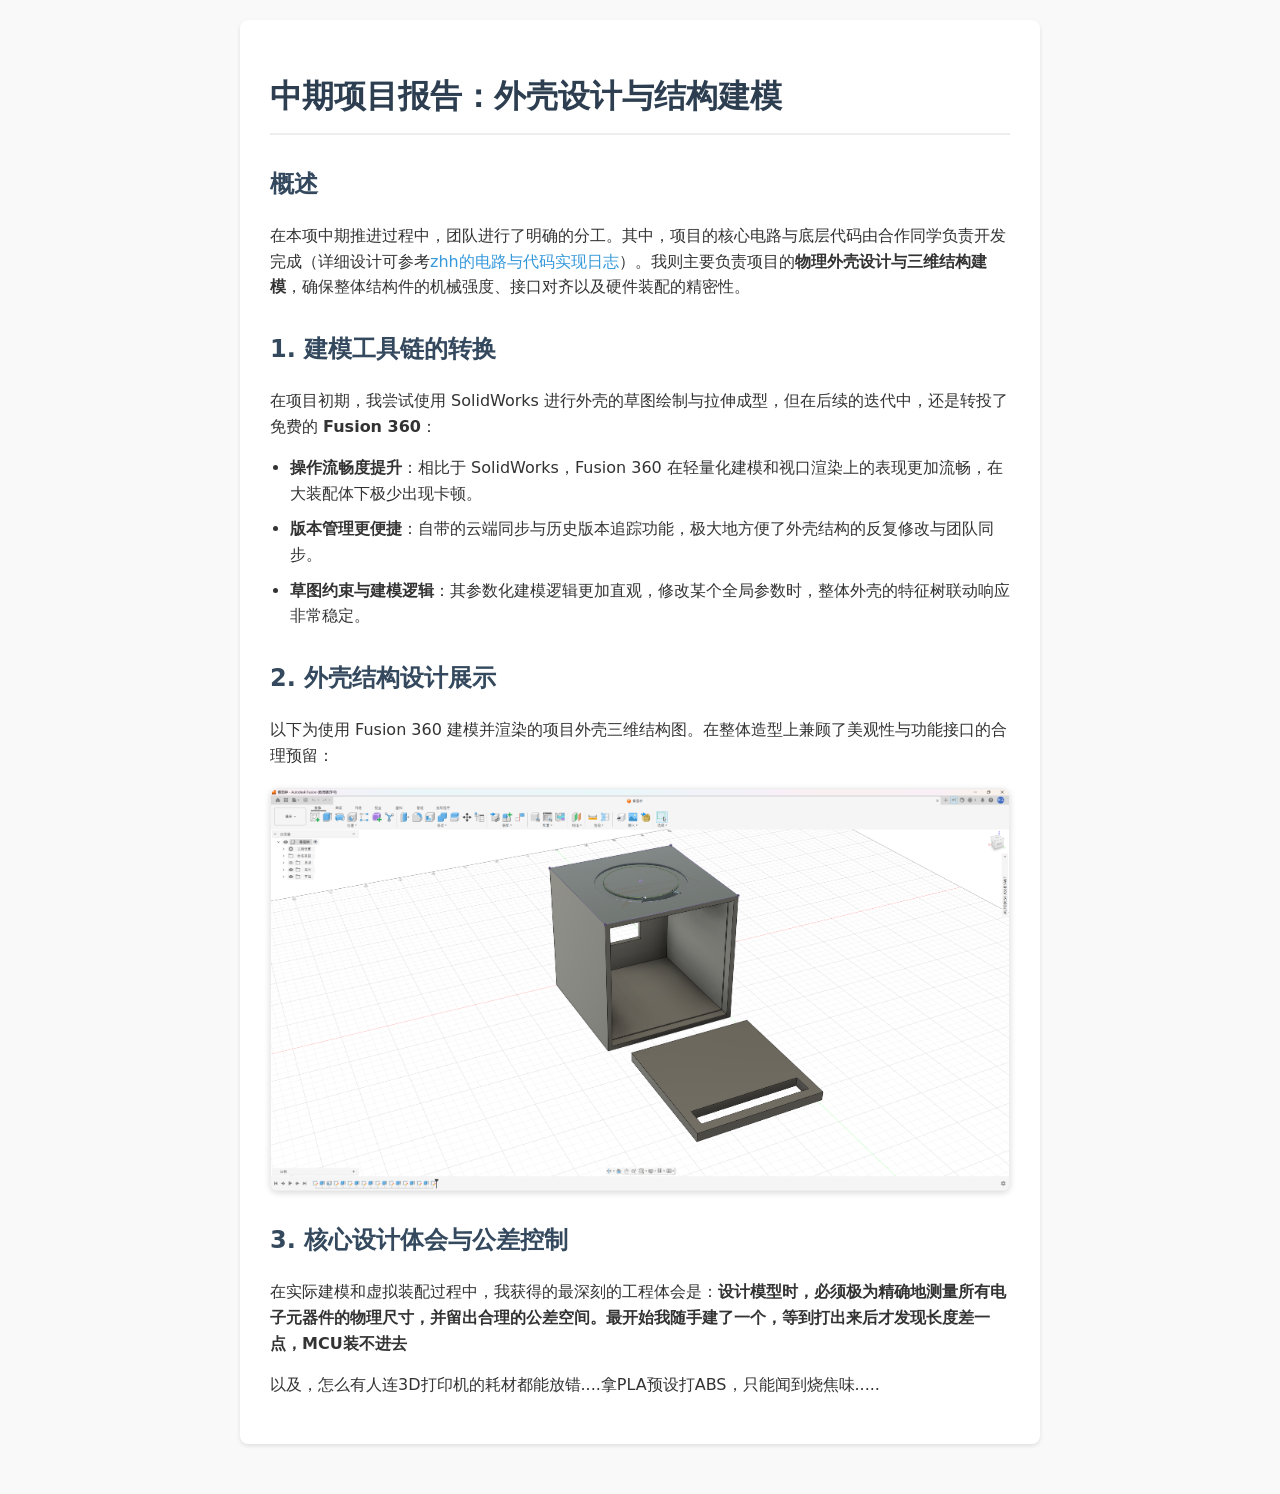
<file: content/middle.html>
<!DOCTYPE html>
<html lang="zh-CN">
<head>
    <meta charset="UTF-8">
    <meta name="viewport" content="width=device-width, initial-scale=1.0">
    <title>中期项目报告</title>
    <style>
        body {
            font-family: system-ui, -apple-system, sans-serif;
            line-height: 1.6;
            color: #333;
            max-width: 800px;
            margin: 0 auto;
            padding: 20px;
            background-color: #f9f9f9;
        }
        .container {
            background-color: #fff;
            padding: 30px;
            border-radius: 8px;
            box-shadow: 0 2px 4px rgba(0,0,0,0.1);
            margin-bottom: 30px;
        }
        h1 { color: #2c3e50; border-bottom: 2px solid #eee; padding-bottom: 10px; }
        h2 { color: #34495e; margin-top: 30px; }
        h3 { color: #556b2f; margin-top: 20px; }
        ul { padding-left: 20px; }
        li { margin-bottom: 10px; }
        code {
            background-color: #f0f2f5;
            padding: 2px 5px;
            border-radius: 4px;
            font-family: monospace;
            color: #d63384;
        }
        a { color: #3498db; text-decoration: none; }
        a:hover { text-decoration: underline; }
        .highlight {
            background-color: #e8f5e9;
            border-left: 4px solid #4caf50;
            padding: 15px;
            margin: 20px 0;
            border-radius: 0 4px 4px 0;
        }
        .tip {
            background-color: #fff3e0;
            border-left: 4px solid #ff9800;
            padding: 15px;
            margin: 15px 0;
            border-radius: 0 4px 4px 0;
        }
        .gallery {
            display: flex;
            flex-direction: column;
            gap: 20px;
            margin-top: 20px;
        }
        .gallery img {
            max-width: 100%;
            border-radius: 8px;
            box-shadow: 0 2px 6px rgba(0,0,0,0.15);
            border: 1px solid #eee;
        }
    </style>
</head>
<body>

<div class="container">
    <h1>中期项目报告：外壳设计与结构建模</h1>

    <section>
        <h2>概述</h2>
        <p>在本项中期推进过程中，团队进行了明确的分工。其中，项目的核心电路与底层代码由合作同学负责开发完成（详细设计可参考<a href="http://blog.evander.work/Logs/lesson-08.html" target="_blank">zhh的电路与代码实现日志</a>）。我则主要负责项目的<b>物理外壳设计与三维结构建模</b>，确保整体结构件的机械强度、接口对齐以及硬件装配的精密性。</p>
    </section>

    <section>
        <h2>1. 建模工具链的转换</h2>
        <p>在项目初期，我尝试使用 SolidWorks 进行外壳的草图绘制与拉伸成型，但在后续的迭代中，还是转投了免费的 <b>Fusion 360</b>：</p>
        <ul>
            <li><strong>操作流畅度提升</strong>：相比于 SolidWorks，Fusion 360 在轻量化建模和视口渲染上的表现更加流畅，在大装配体下极少出现卡顿。</li>
            <li><strong>版本管理更便捷</strong>：自带的云端同步与历史版本追踪功能，极大地方便了外壳结构的反复修改与团队同步。</li>
            <li><strong>草图约束与建模逻辑</strong>：其参数化建模逻辑更加直观，修改某个全局参数时，整体外壳的特征树联动响应非常稳定。</li>
        </ul>
    </section>

    <section>
        <h2>2. 外壳结构设计展示</h2>
        <p>以下为使用 Fusion 360 建模并渲染的项目外壳三维结构图。在整体造型上兼顾了美观性与功能接口的合理预留：</p>
        
        <div class="gallery">
            <img src="../image/屏幕截图 2026-05-31 184241.png" alt="设计的外壳 3D 渲染图">
        </div>
    </section>

    <section>
        <h2>3. 核心设计体会与公差控制</h2>
        <p>在实际建模和虚拟装配过程中，我获得的最深刻的工程体会是：<b>设计模型时，必须极为精确地测量所有电子元器件的物理尺寸，并留出合理的公差空间。最开始我随手建了一个，等到打出来后才发现长度差一点，MCU装不进去</b></p>
        <p>以及，怎么有人连3D打印机的耗材都能放错....拿PLA预设打ABS，只能闻到烧焦味.....</p>
    </section>
</div>

</body>
</html>
</file>
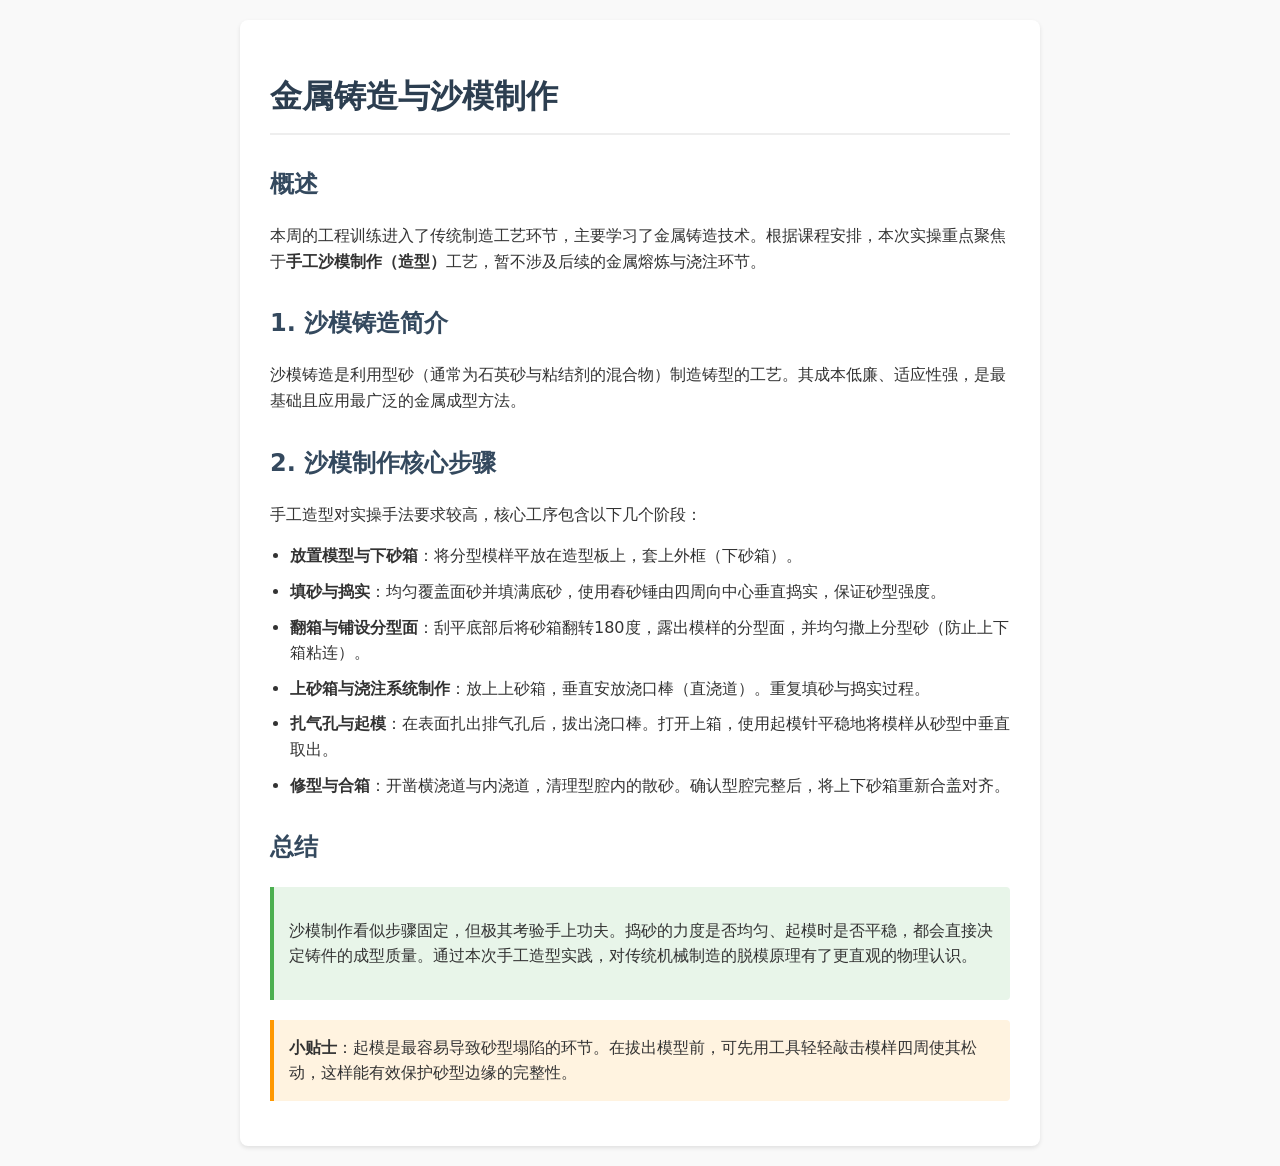
<file: content/mojv.html>
<!DOCTYPE html>
<html lang="zh-CN">
<head>
    <meta charset="UTF-8">
    <meta name="viewport" content="width=device-width, initial-scale=1.0">
    <title>金属铸造与沙模制作</title>
    <style>
        body {
            font-family: system-ui, -apple-system, sans-serif;
            line-height: 1.6;
            color: #333;
            max-width: 800px;
            margin: 0 auto;
            padding: 20px;
            background-color: #f9f9f9;
        }
        .container {
            background-color: #fff;
            padding: 30px;
            border-radius: 8px;
            box-shadow: 0 2px 4px rgba(0,0,0,0.1);
        }
        h1 { color: #2c3e50; border-bottom: 2px solid #eee; padding-bottom: 10px; }
        h2 { color: #34495e; margin-top: 30px; }
        h3 { color: #556b2f; margin-top: 20px; }
        ul { padding-left: 20px; }
        li { margin-bottom: 10px; }
        code {
            background-color: #f0f2f5;
            padding: 2px 5px;
            border-radius: 4px;
            font-family: monospace;
            color: #d63384;
        }
        .highlight {
            background-color: #e8f5e9;
            border-left: 4px solid #4caf50;
            padding: 15px;
            margin: 20px 0;
            border-radius: 0 4px 4px 0;
        }
        .tip {
            background-color: #fff3e0;
            border-left: 4px solid #ff9800;
            padding: 15px;
            margin: 15px 0;
            border-radius: 0 4px 4px 0;
        }
    </style>
</head>
<body>

<div class="container">
    <h1>金属铸造与沙模制作</h1>

    <section>
        <h2>概述</h2>
        <p>本周的工程训练进入了传统制造工艺环节，主要学习了金属铸造技术。根据课程安排，本次实操重点聚焦于<b>手工沙模制作（造型）</b>工艺，暂不涉及后续的金属熔炼与浇注环节。</p>
    </section>

    <section>
        <h2>1. 沙模铸造简介</h2>
        <p>沙模铸造是利用型砂（通常为石英砂与粘结剂的混合物）制造铸型的工艺。其成本低廉、适应性强，是最基础且应用最广泛的金属成型方法。</p>
    </section>

    <section>
        <h2>2. 沙模制作核心步骤</h2>
        <p>手工造型对实操手法要求较高，核心工序包含以下几个阶段：</p>
        <ul>
            <li><strong>放置模型与下砂箱</strong>：将分型模样平放在造型板上，套上外框（下砂箱）。</li>
            <li><strong>填砂与捣实</strong>：均匀覆盖面砂并填满底砂，使用舂砂锤由四周向中心垂直捣实，保证砂型强度。</li>
            <li><strong>翻箱与铺设分型面</strong>：刮平底部后将砂箱翻转180度，露出模样的分型面，并均匀撒上分型砂（防止上下箱粘连）。</li>
            <li><strong>上砂箱与浇注系统制作</strong>：放上上砂箱，垂直安放浇口棒（直浇道）。重复填砂与捣实过程。</li>
            <li><strong>扎气孔与起模</strong>：在表面扎出排气孔后，拔出浇口棒。打开上箱，使用起模针平稳地将模样从砂型中垂直取出。</li>
            <li><strong>修型与合箱</strong>：开凿横浇道与内浇道，清理型腔内的散砂。确认型腔完整后，将上下砂箱重新合盖对齐。</li>
        </ul>
    </section>

    <section>
        <h2>总结</h2>
        <div class="highlight">
            <p>沙模制作看似步骤固定，但极其考验手上功夫。捣砂的力度是否均匀、起模时是否平稳，都会直接决定铸件的成型质量。通过本次手工造型实践，对传统机械制造的脱模原理有了更直观的物理认识。</p>
        </div>
        <div class="tip">
            <strong>小贴士</strong>：起模是最容易导致砂型塌陷的环节。在拔出模型前，可先用工具轻轻敲击模样四周使其松动，这样能有效保护砂型边缘的完整性。
        </div>
    </section>
</div>

</body>
</html>
</file>
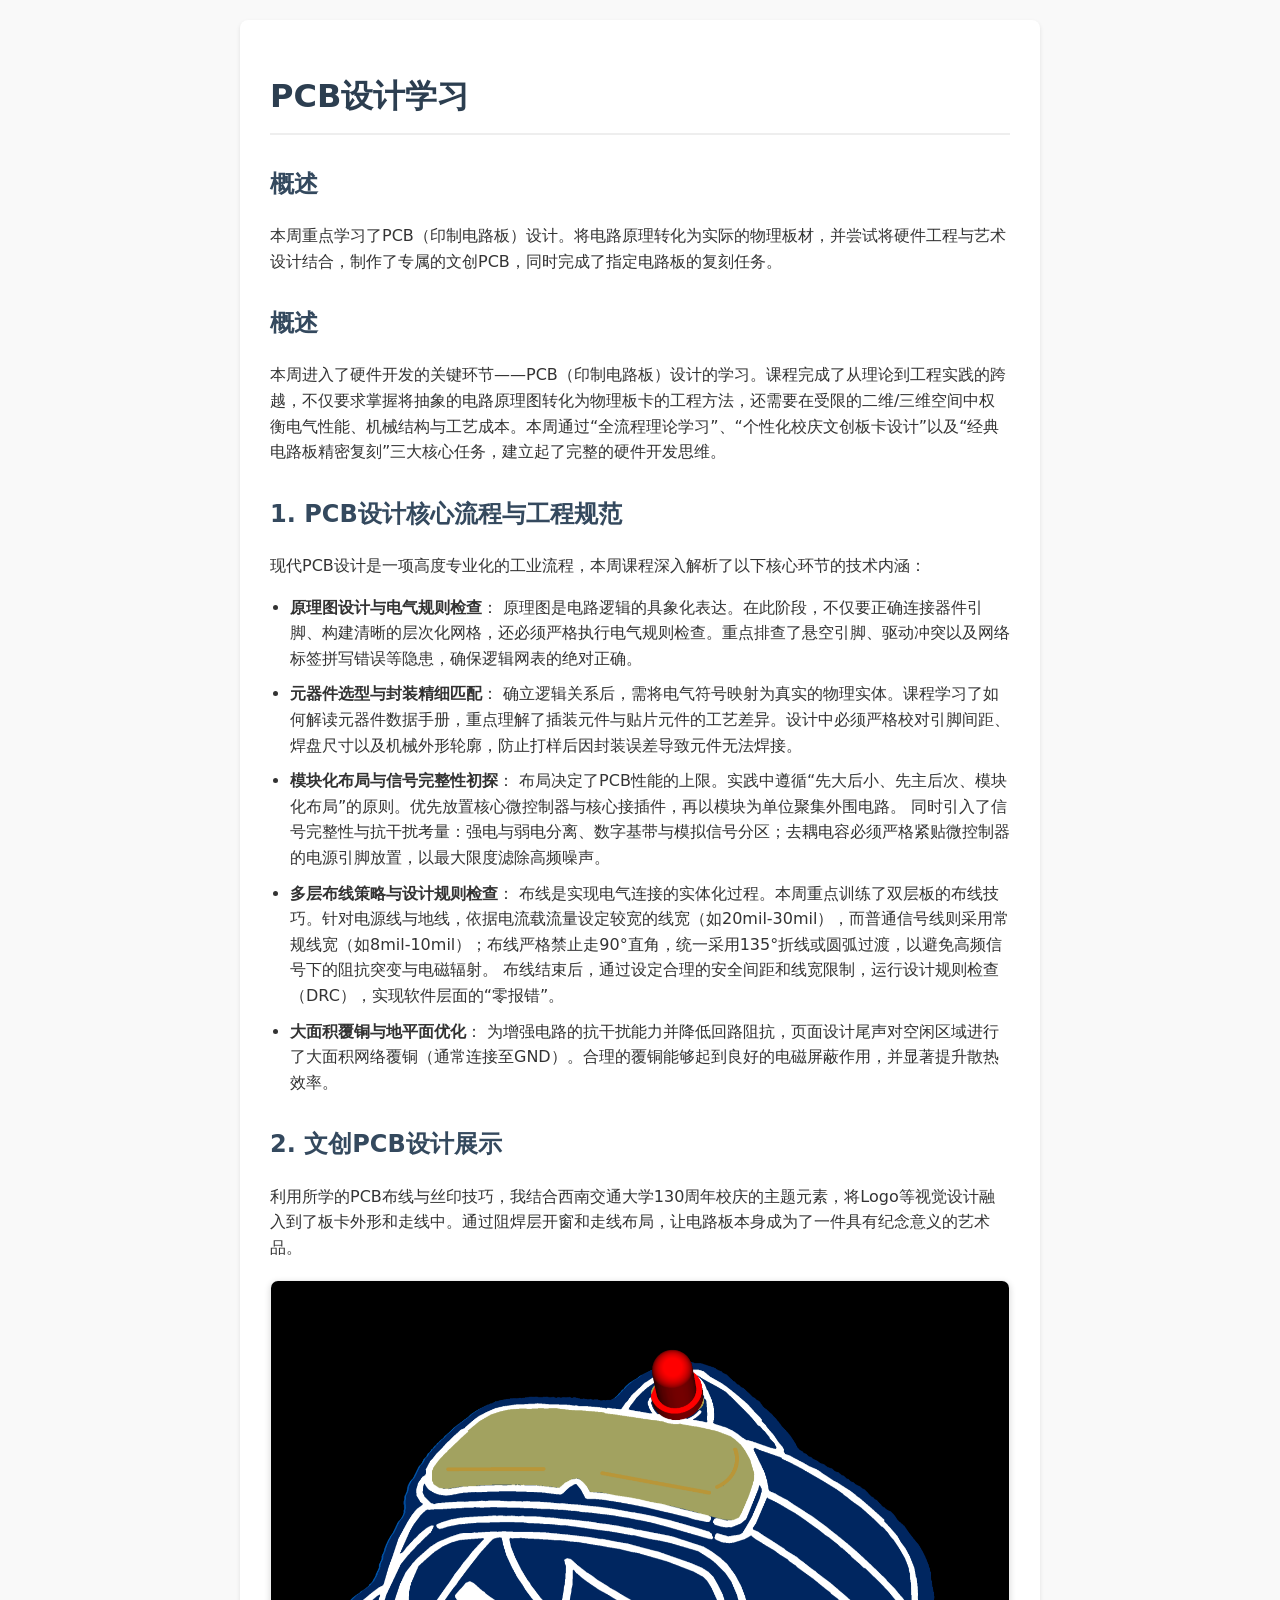
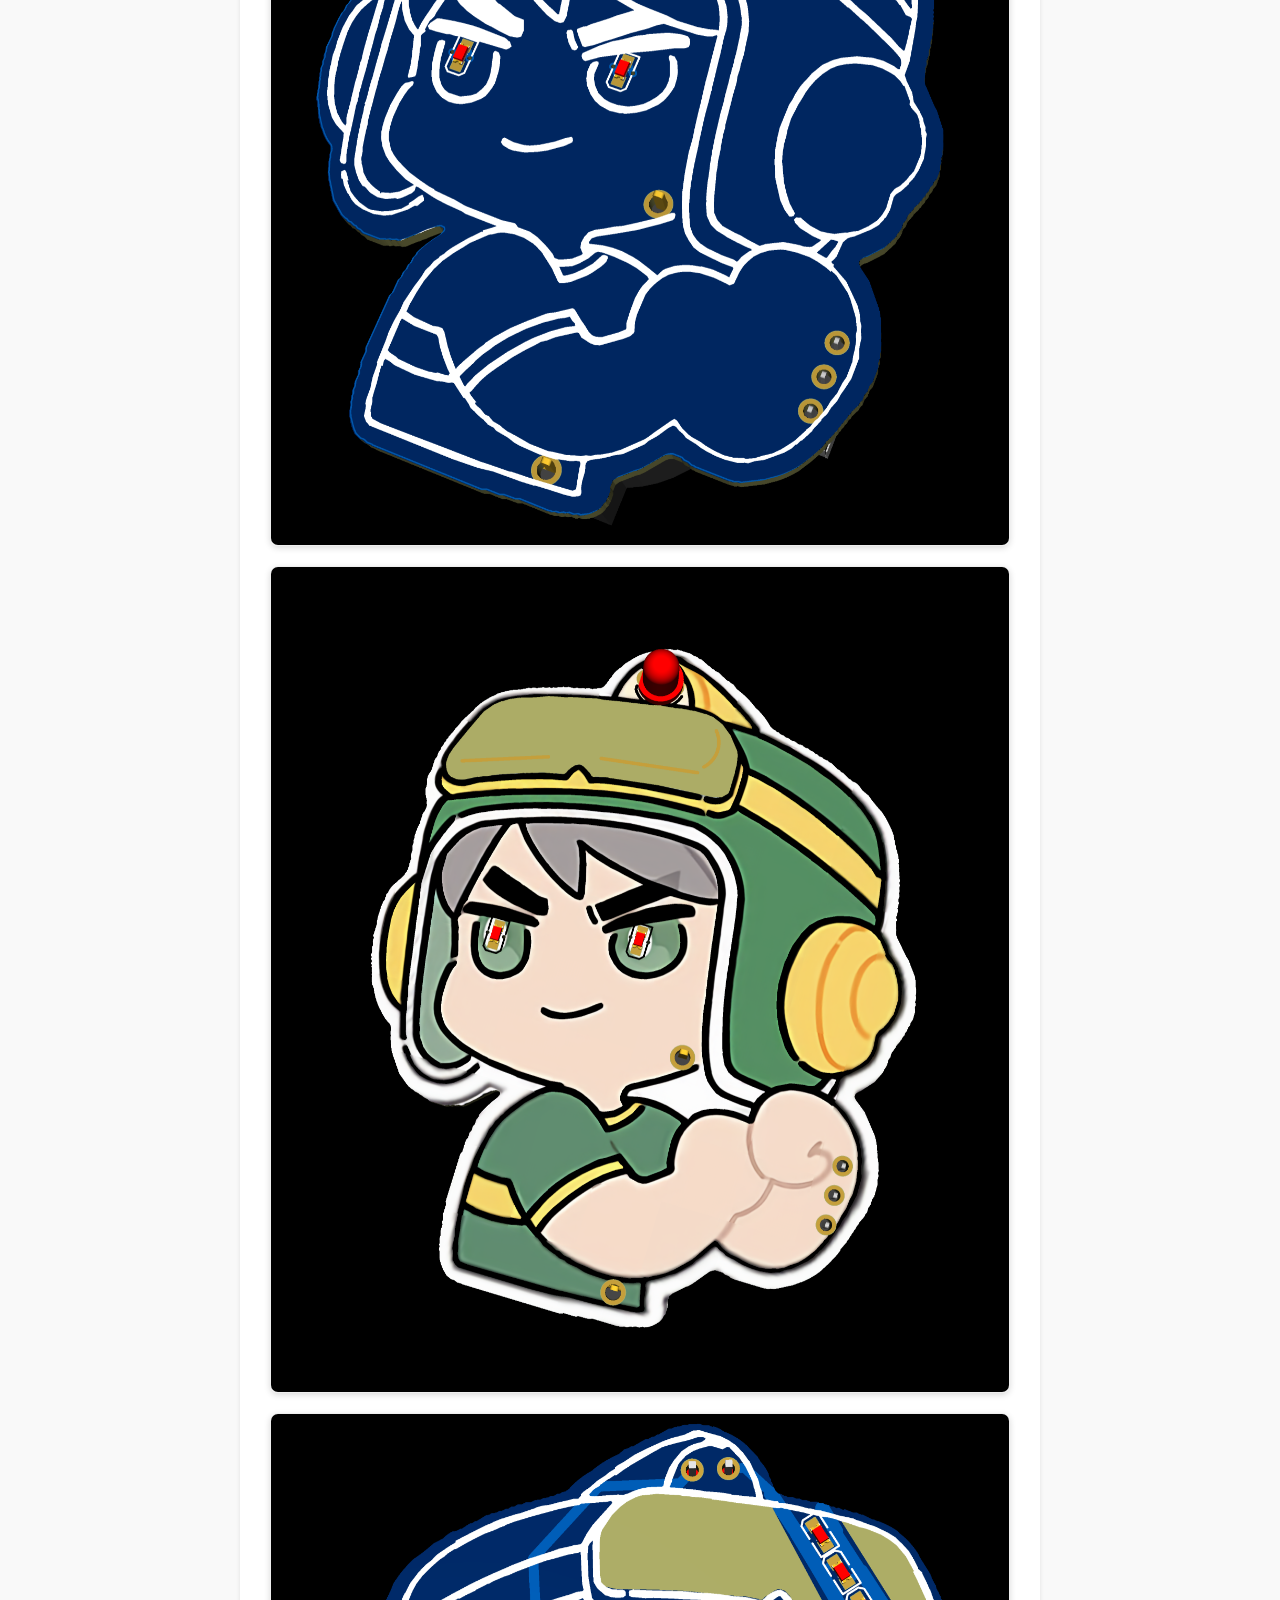
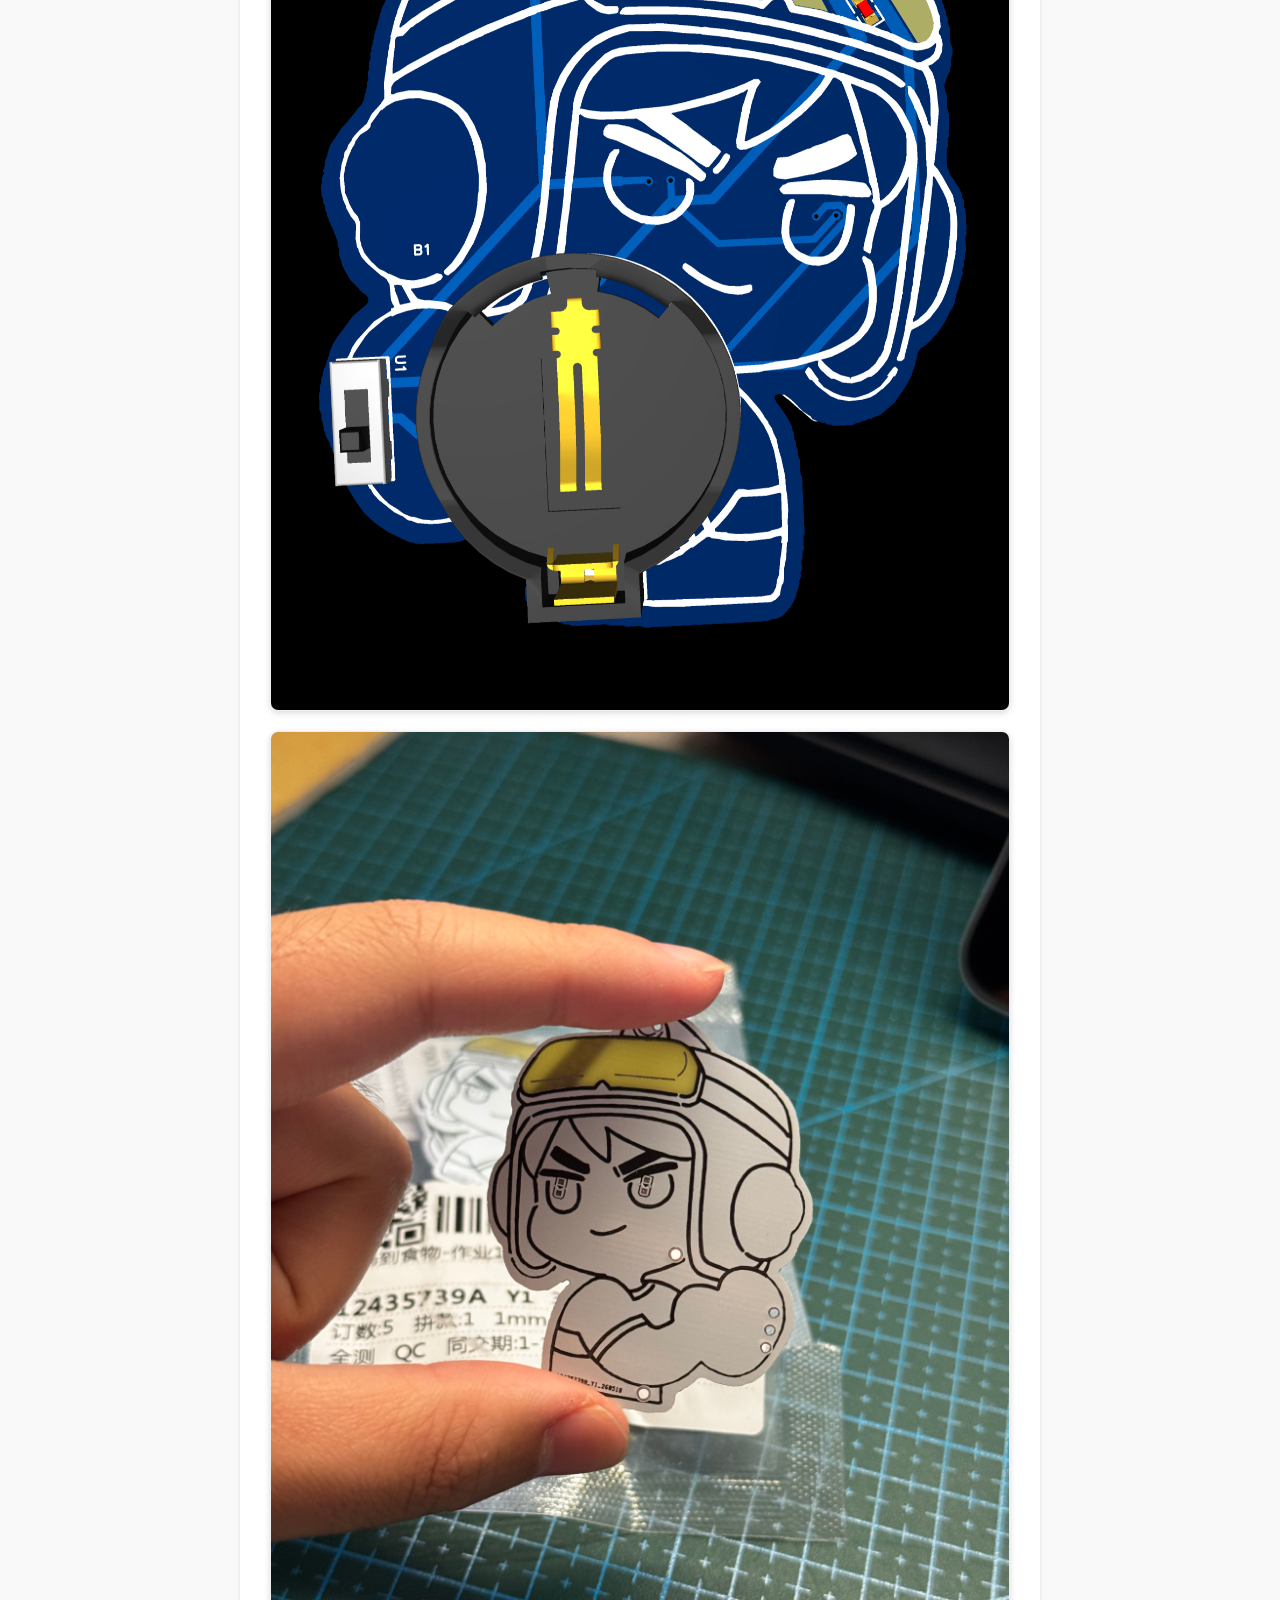
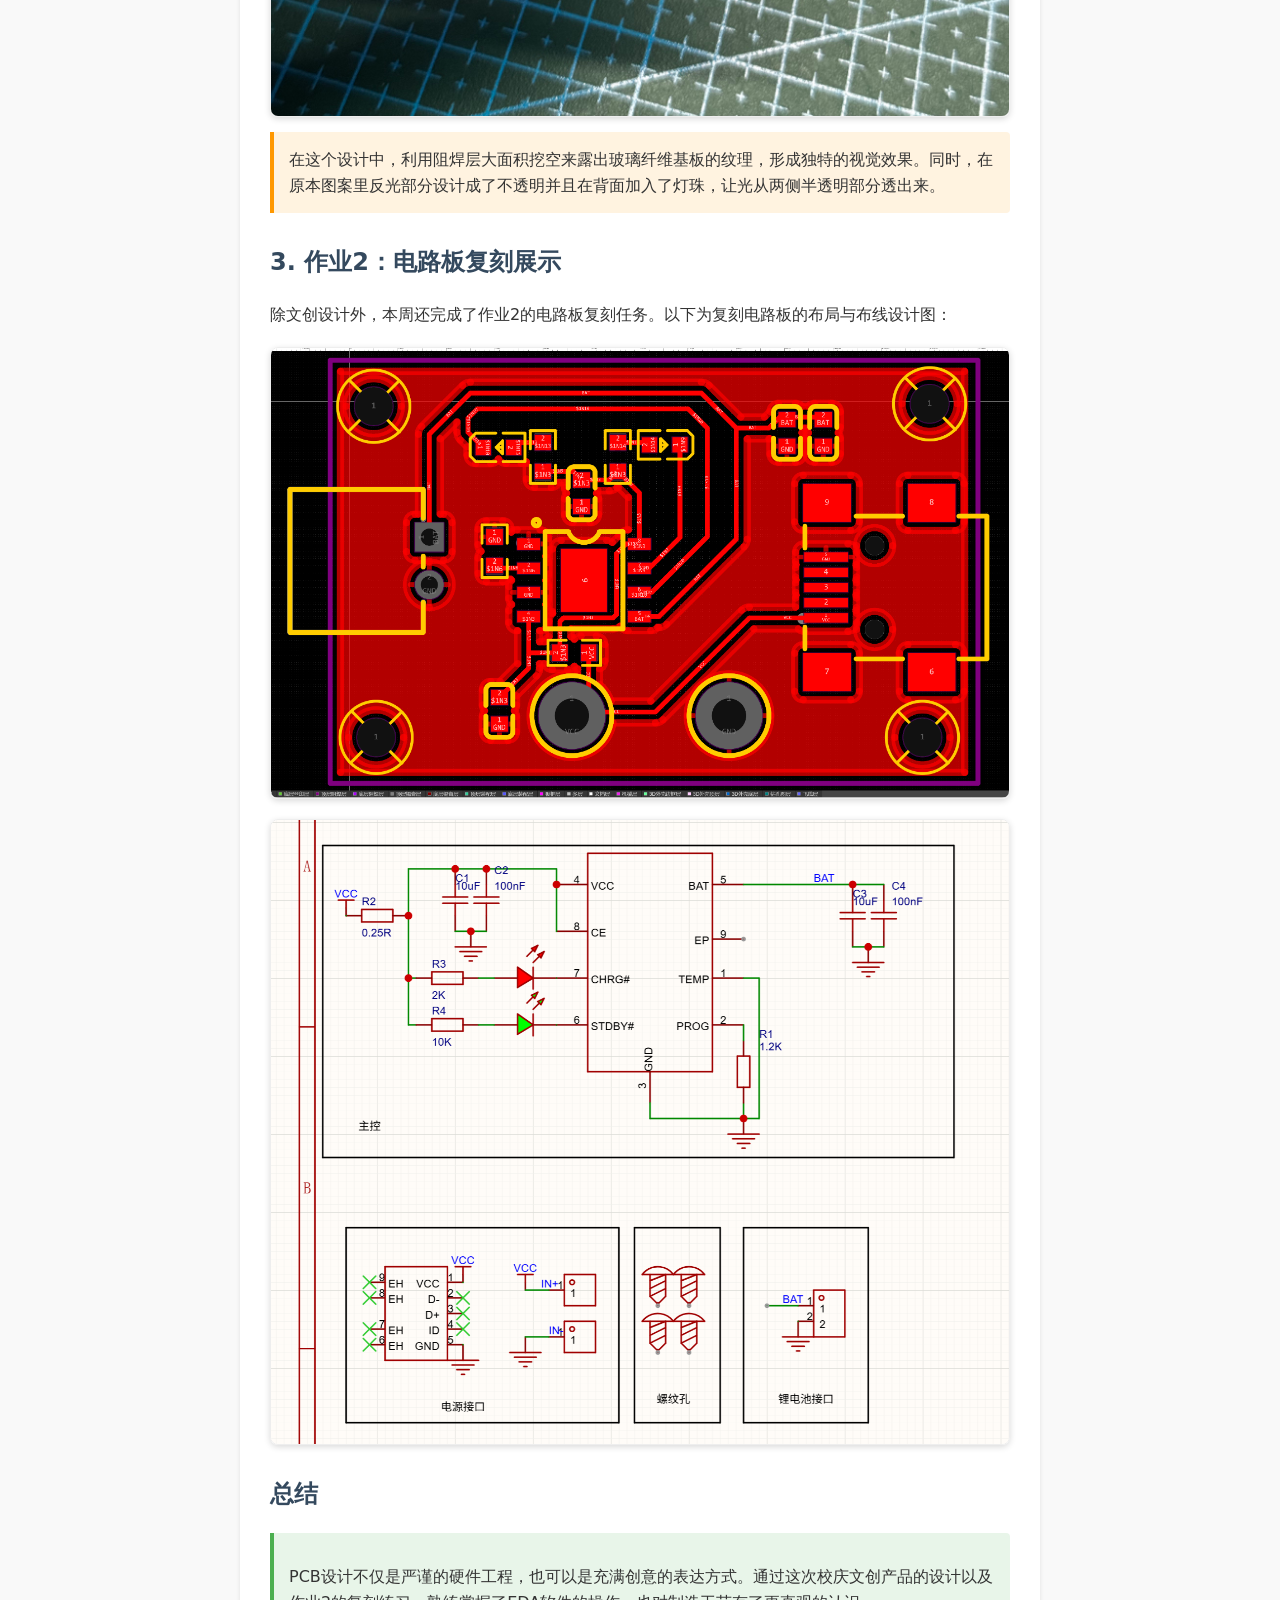
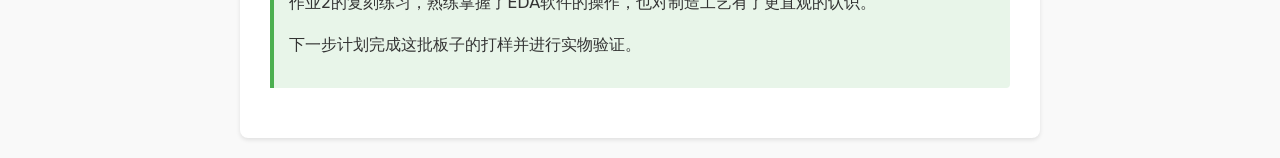
<file: content/pcb.html>
<!DOCTYPE html>
<html lang="zh-CN">
<head>
    <meta charset="UTF-8">
    <meta name="viewport" content="width=device-width, initial-scale=1.0">
    <title>PCB设计学习</title>
    <style>
        body {
            font-family: system-ui, -apple-system, sans-serif;
            line-height: 1.6;
            color: #333;
            max-width: 800px;
            margin: 0 auto;
            padding: 20px;
            background-color: #f9f9f9;
        }
        .container {
            background-color: #fff;
            padding: 30px;
            border-radius: 8px;
            box-shadow: 0 2px 4px rgba(0,0,0,0.1);
        }
        h1 { color: #2c3e50; border-bottom: 2px solid #eee; padding-bottom: 10px; }
        h2 { color: #34495e; margin-top: 30px; }
        h3 { color: #556b2f; margin-top: 20px; }
        ul { padding-left: 20px; }
        li { margin-bottom: 10px; }
        code {
            background-color: #f0f2f5;
            padding: 2px 5px;
            border-radius: 4px;
            font-family: monospace;
            color: #d63384;
        }
        .highlight {
            background-color: #e8f5e9;
            border-left: 4px solid #4caf50;
            padding: 15px;
            margin: 20px 0;
            border-radius: 0 4px 4px 0;
        }
        .tip {
            background-color: #fff3e0;
            border-left: 4px solid #ff9800;
            padding: 15px;
            margin: 15px 0;
            border-radius: 0 4px 4px 0;
        }
        .gallery {
            display: flex;
            flex-direction: column;
            gap: 20px;
            margin-top: 20px;
        }
        .gallery img {
            max-width: 100%;
            border-radius: 8px;
            box-shadow: 0 2px 6px rgba(0,0,0,0.15);
            border: 1px solid #eee;
        }
    </style>
</head>
<body>

<div class="container">
    <h1>PCB设计学习</h1>

    <section>
        <h2>概述</h2>
        <p>本周重点学习了PCB（印制电路板）设计。将电路原理转化为实际的物理板材，并尝试将硬件工程与艺术设计结合，制作了专属的文创PCB，同时完成了指定电路板的复刻任务。</p>
    </section>

<section>
        <h2>概述</h2>
        <p>本周进入了硬件开发的关键环节——PCB（印制电路板）设计的学习。课程完成了从理论到工程实践的跨越，不仅要求掌握将抽象的电路原理图转化为物理板卡的工程方法，还需要在受限的二维/三维空间中权衡电气性能、机械结构与工艺成本。本周通过“全流程理论学习”、“个性化校庆文创板卡设计”以及“经典电路板精密复刻”三大核心任务，建立起了完整的硬件开发思维。</p>
    </section>

    <section>
        <h2>1. PCB设计核心流程与工程规范</h2>
        <p>现代PCB设计是一项高度专业化的工业流程，本周课程深入解析了以下核心环节的技术内涵：</p>
        <ul>
            <li>
                <strong>原理图设计与电气规则检查</strong>：
                原理图是电路逻辑的具象化表达。在此阶段，不仅要正确连接器件引脚、构建清晰的层次化网格，还必须严格执行电气规则检查。重点排查了悬空引脚、驱动冲突以及网络标签拼写错误等隐患，确保逻辑网表的绝对正确。
            </li>
            <li>
                <strong>元器件选型与封装精细匹配</strong>：
                确立逻辑关系后，需将电气符号映射为真实的物理实体。课程学习了如何解读元器件数据手册，重点理解了插装元件与贴片元件的工艺差异。设计中必须严格校对引脚间距、焊盘尺寸以及机械外形轮廓，防止打样后因封装误差导致元件无法焊接。
            </li>
            <li>
                <strong>模块化布局与信号完整性初探</strong>：
                布局决定了PCB性能的上限。实践中遵循“先大后小、先主后次、模块化布局”的原则。优先放置核心微控制器与核心接插件，再以模块为单位聚集外围电路。
                同时引入了信号完整性与抗干扰考量：强电与弱电分离、数字基带与模拟信号分区；去耦电容必须严格紧贴微控制器的电源引脚放置，以最大限度滤除高频噪声。
            </li>
            <li>
                <strong>多层布线策略与设计规则检查</strong>：
                布线是实现电气连接的实体化过程。本周重点训练了双层板的布线技巧。针对电源线与地线，依据电流载流量设定较宽的线宽（如20mil-30mil），而普通信号线则采用常规线宽（如8mil-10mil）；布线严格禁止走90°直角，统一采用135°折线或圆弧过渡，以避免高频信号下的阻抗突变与电磁辐射。
                布线结束后，通过设定合理的安全间距和线宽限制，运行设计规则检查（DRC），实现软件层面的“零报错”。
            </li>
            <li>
                <strong>大面积覆铜与地平面优化</strong>：
                为增强电路的抗干扰能力并降低回路阻抗，页面设计尾声对空闲区域进行了大面积网络覆铜（通常连接至GND）。合理的覆铜能够起到良好的电磁屏蔽作用，并显著提升散热效率。
            </li>
        </ul>
    </section>

    <section>
        <h2>2. 文创PCB设计展示</h2>
        <p>利用所学的PCB布线与丝印技巧，我结合西南交通大学130周年校庆的主题元素，将Logo等视觉设计融入到了板卡外形和走线中。通过阻焊层开窗和走线布局，让电路板本身成为了一件具有纪念意义的艺术品。</p>
        
        <div class="gallery">
            <img src="../image/屏幕截图 2026-05-08 013034.png" alt="文创设计展示图 1">
            <img src="../image/屏幕截图 2026-05-08 012742.png" alt="文创设计展示图 2">
            <img src="../image/屏幕截图 2026-05-08 014347.png" alt="文创设计展示图 3">
            <img src="../image/F1A11D822420413FF64D5112174CA447.png" alt="打出来了">
        </div>

        <div class="tip">
            在这个设计中，利用阻焊层大面积挖空来露出玻璃纤维基板的纹理，形成独特的视觉效果。同时，在原本图案里反光部分设计成了不透明并且在背面加入了灯珠，让光从两侧半透明部分透出来。
        </div>
    </section>

    <section>
        <h2>3. 作业2：电路板复刻展示</h2>
        <p>除文创设计外，本周还完成了作业2的电路板复刻任务。以下为复刻电路板的布局与布线设计图：</p>
        
        <div class="gallery">
            <img src="../image/屏幕截图 2026-05-13 152323.png" alt="作业2复刻电路板图 1">
            <img src="../image/屏幕截图 2026-05-13 152314.png" alt="作业2复刻电路板图 2">
        </div>
    </section>

    <section>
        <h2>总结</h2>
        <div class="highlight">
            <p>PCB设计不仅是严谨的硬件工程，也可以是充满创意的表达方式。通过这次校庆文创产品的设计以及作业2的复刻练习，熟练掌握了EDA软件的操作，也对制造工艺有了更直观的认识。</p>
            <p>下一步计划完成这批板子的打样并进行实物验证。</p>
        </div>
    </section>
</div>

</body>
</html>
</file>
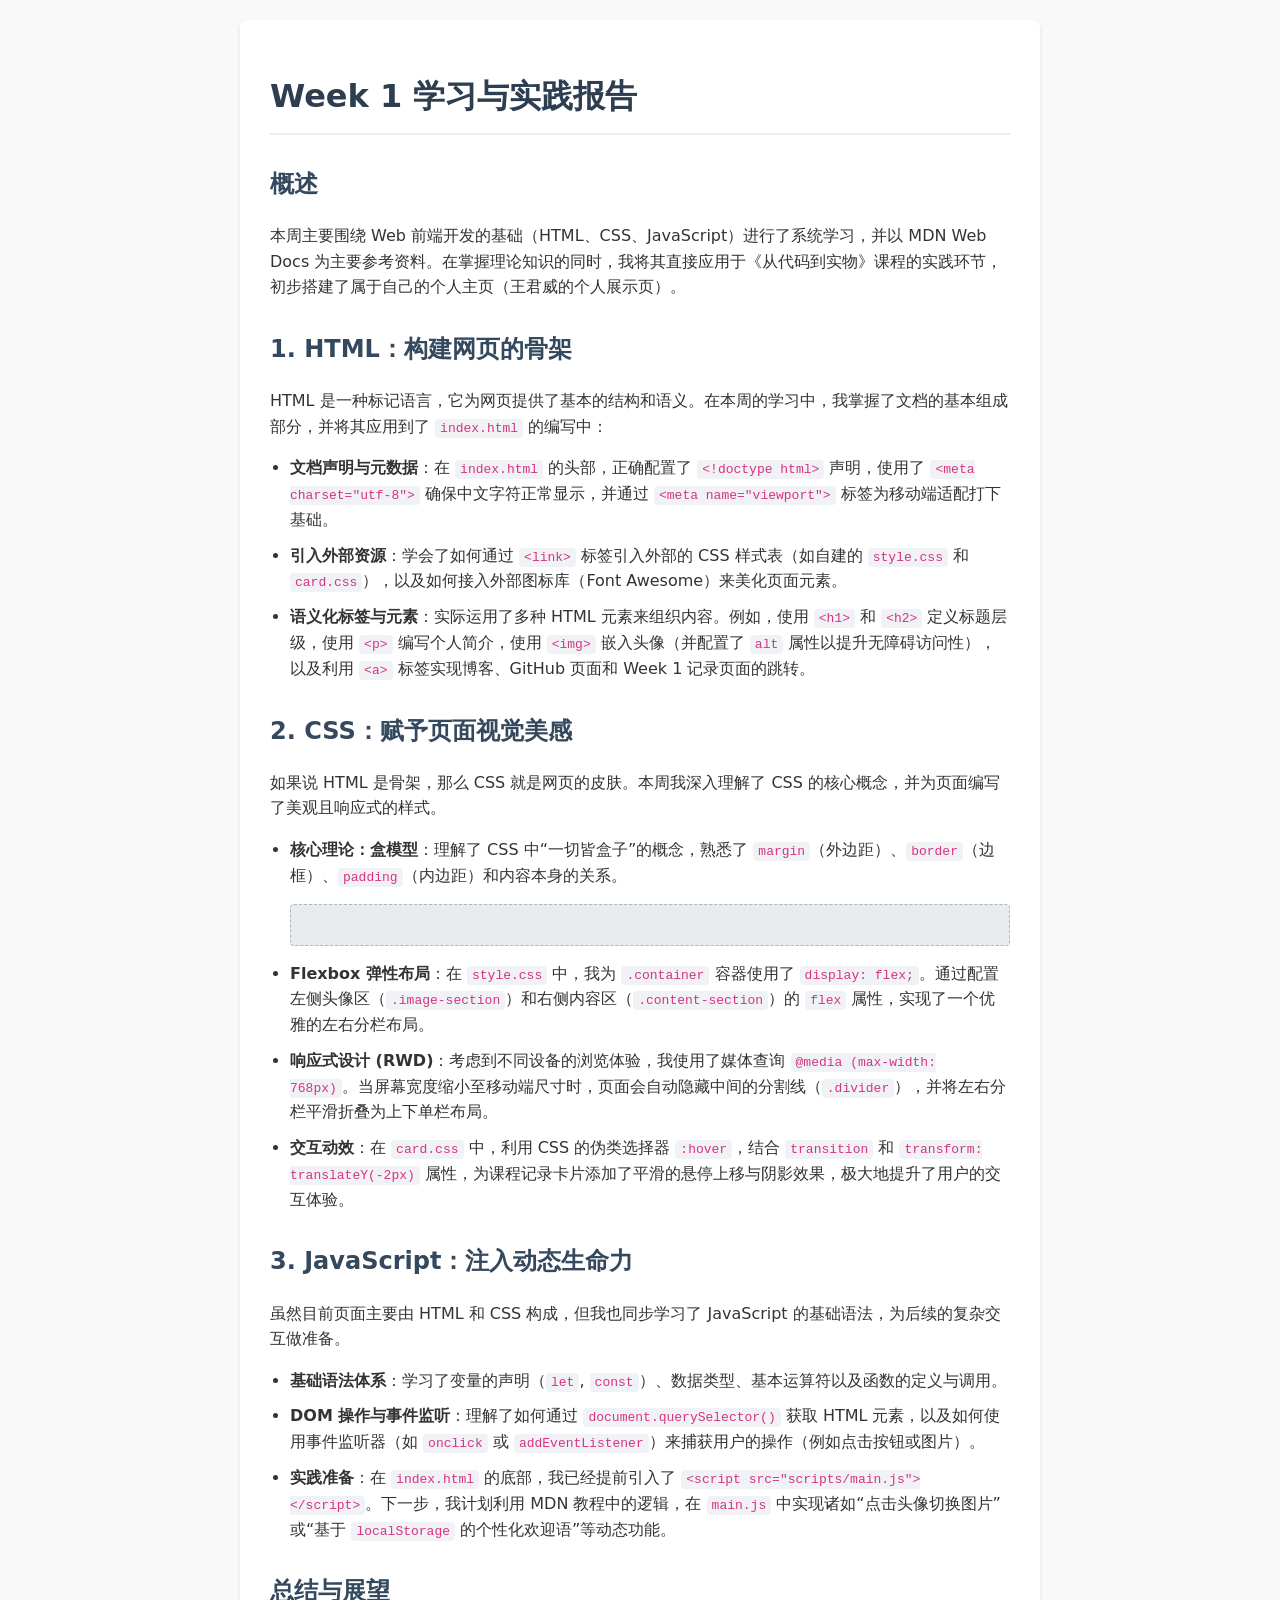
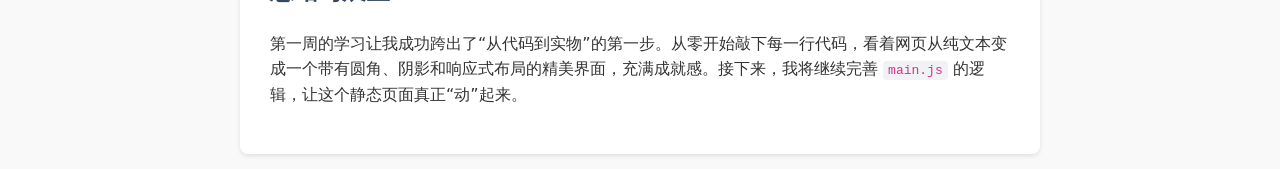
<file: content/week1.html>
<!DOCTYPE html>
<html lang="zh-CN">
<head>
  <meta charset="UTF-8">
  <meta name="viewport" content="width=device-width, initial-scale=1.0">
  <title>Week 1 学习与实践报告</title>
  <style>
    body {
      font-family: system-ui, -apple-system, sans-serif;
      line-height: 1.6;
      color: #333;
      max-width: 800px;
      margin: 0 auto;
      padding: 20px;
      background-color: #f9f9f9;
    }
    .container {
      background-color: #fff;
      padding: 30px;
      border-radius: 8px;
      box-shadow: 0 2px 4px rgba(0,0,0,0.1);
    }
    h1 { color: #2c3e50; border-bottom: 2px solid #eee; padding-bottom: 10px; }
    h2 { color: #34495e; margin-top: 30px; }
    ul { padding-left: 20px; }
    li { margin-bottom: 10px; }
    code {
      background-color: #f0f2f5;
      padding: 2px 5px;
      border-radius: 4px;
      font-family: monospace;
      color: #d63384;
    }
    .img-placeholder {
      background: #e9ecef;
      border: 1px dashed #adb5bd;
      padding: 20px;
      text-align: center;
      color: #6c757d;
      border-radius: 4px;
      margin: 15px 0;
    }
  </style>
</head>
<body>

<div class="container">
  <h1>Week 1 学习与实践报告</h1>

  <section>
    <h2>概述</h2>
    <p>本周主要围绕 Web 前端开发的基础（HTML、CSS、JavaScript）进行了系统学习，并以 MDN Web Docs 为主要参考资料。在掌握理论知识的同时，我将其直接应用于《从代码到实物》课程的实践环节，初步搭建了属于自己的个人主页（王君威的个人展示页）。</p>
  </section>

  <section>
    <h2>1. HTML：构建网页的骨架</h2>
    <p>HTML 是一种标记语言，它为网页提供了基本的结构和语义。在本周的学习中，我掌握了文档的基本组成部分，并将其应用到了 <code>index.html</code> 的编写中：</p>
    <ul>
      <li><strong>文档声明与元数据</strong>：在 <code>index.html</code> 的头部，正确配置了 <code>&lt;!doctype html&gt;</code> 声明，使用了 <code>&lt;meta charset="utf-8"&gt;</code> 确保中文字符正常显示，并通过 <code>&lt;meta name="viewport"&gt;</code> 标签为移动端适配打下基础。</li>
      <li><strong>引入外部资源</strong>：学会了如何通过 <code>&lt;link&gt;</code> 标签引入外部的 CSS 样式表（如自建的 <code>style.css</code> 和 <code>card.css</code>），以及如何接入外部图标库（Font Awesome）来美化页面元素。</li>
      <li><strong>语义化标签与元素</strong>：实际运用了多种 HTML 元素来组织内容。例如，使用 <code>&lt;h1&gt;</code> 和 <code>&lt;h2&gt;</code> 定义标题层级，使用 <code>&lt;p&gt;</code> 编写个人简介，使用 <code>&lt;img&gt;</code> 嵌入头像（并配置了 <code>alt</code> 属性以提升无障碍访问性），以及利用 <code>&lt;a&gt;</code> 标签实现博客、GitHub 页面和 Week 1 记录页面的跳转。</li>
    </ul>
  </section>

  <section>
    <h2>2. CSS：赋予页面视觉美感</h2>
    <p>如果说 HTML 是骨架，那么 CSS 就是网页的皮肤。本周我深入理解了 CSS 的核心概念，并为页面编写了美观且响应式的样式。</p>
    <ul>
      <li><strong>核心理论：盒模型</strong>：理解了 CSS 中“一切皆盒子”的概念，熟悉了 <code>margin</code>（外边距）、<code>border</code>（边框）、<code>padding</code>（内边距）和内容本身的关系。
        <div class="img-placeholder"></div>
      </li>
      <li><strong>Flexbox 弹性布局</strong>：在 <code>style.css</code> 中，我为 <code>.container</code> 容器使用了 <code>display: flex;</code>。通过配置左侧头像区（<code>.image-section</code>）和右侧内容区（<code>.content-section</code>）的 <code>flex</code> 属性，实现了一个优雅的左右分栏布局。</li>
      <li><strong>响应式设计 (RWD)</strong>：考虑到不同设备的浏览体验，我使用了媒体查询 <code>@media (max-width: 768px)</code>。当屏幕宽度缩小至移动端尺寸时，页面会自动隐藏中间的分割线（<code>.divider</code>），并将左右分栏平滑折叠为上下单栏布局。</li>
      <li><strong>交互动效</strong>：在 <code>card.css</code> 中，利用 CSS 的伪类选择器 <code>:hover</code>，结合 <code>transition</code> 和 <code>transform: translateY(-2px)</code> 属性，为课程记录卡片添加了平滑的悬停上移与阴影效果，极大地提升了用户的交互体验。</li>
    </ul>
  </section>

  <section>
    <h2>3. JavaScript：注入动态生命力</h2>
    <p>虽然目前页面主要由 HTML 和 CSS 构成，但我也同步学习了 JavaScript 的基础语法，为后续的复杂交互做准备。</p>
    <ul>
      <li><strong>基础语法体系</strong>：学习了变量的声明（<code>let</code>, <code>const</code>）、数据类型、基本运算符以及函数的定义与调用。</li>
      <li><strong>DOM 操作与事件监听</strong>：理解了如何通过 <code>document.querySelector()</code> 获取 HTML 元素，以及如何使用事件监听器（如 <code>onclick</code> 或 <code>addEventListener</code>）来捕获用户的操作（例如点击按钮或图片）。</li>
      <li><strong>实践准备</strong>：在 <code>index.html</code> 的底部，我已经提前引入了 <code>&lt;script src="scripts/main.js"&gt;&lt;/script&gt;</code>。下一步，我计划利用 MDN 教程中的逻辑，在 <code>main.js</code> 中实现诸如“点击头像切换图片”或“基于 <code>localStorage</code> 的个性化欢迎语”等动态功能。</li>
    </ul>
  </section>

  <section>
    <h2>总结与展望</h2>
    <p>第一周的学习让我成功跨出了“从代码到实物”的第一步。从零开始敲下每一行代码，看着网页从纯文本变成一个带有圆角、阴影和响应式布局的精美界面，充满成就感。接下来，我将继续完善 <code>main.js</code> 的逻辑，让这个静态页面真正“动”起来。</p>
  </section>
</div>

</body>
</html>
</file>
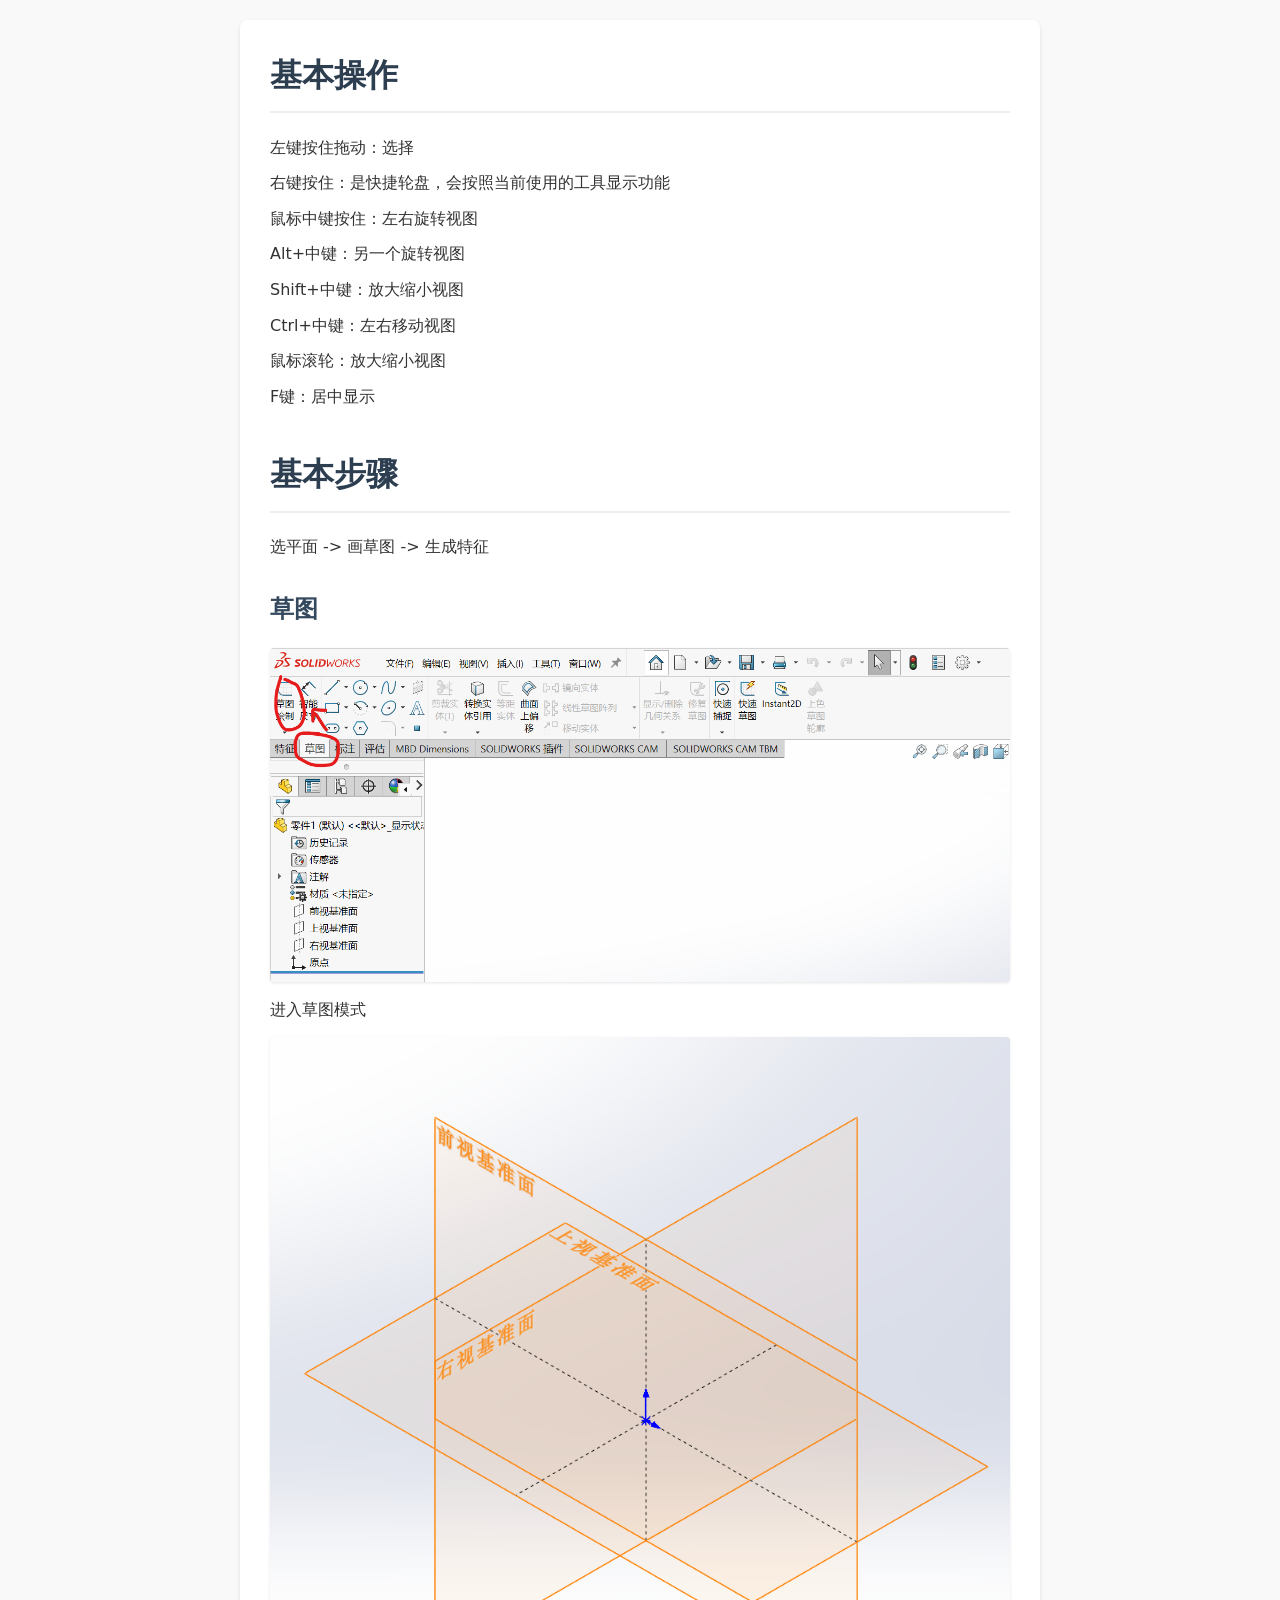
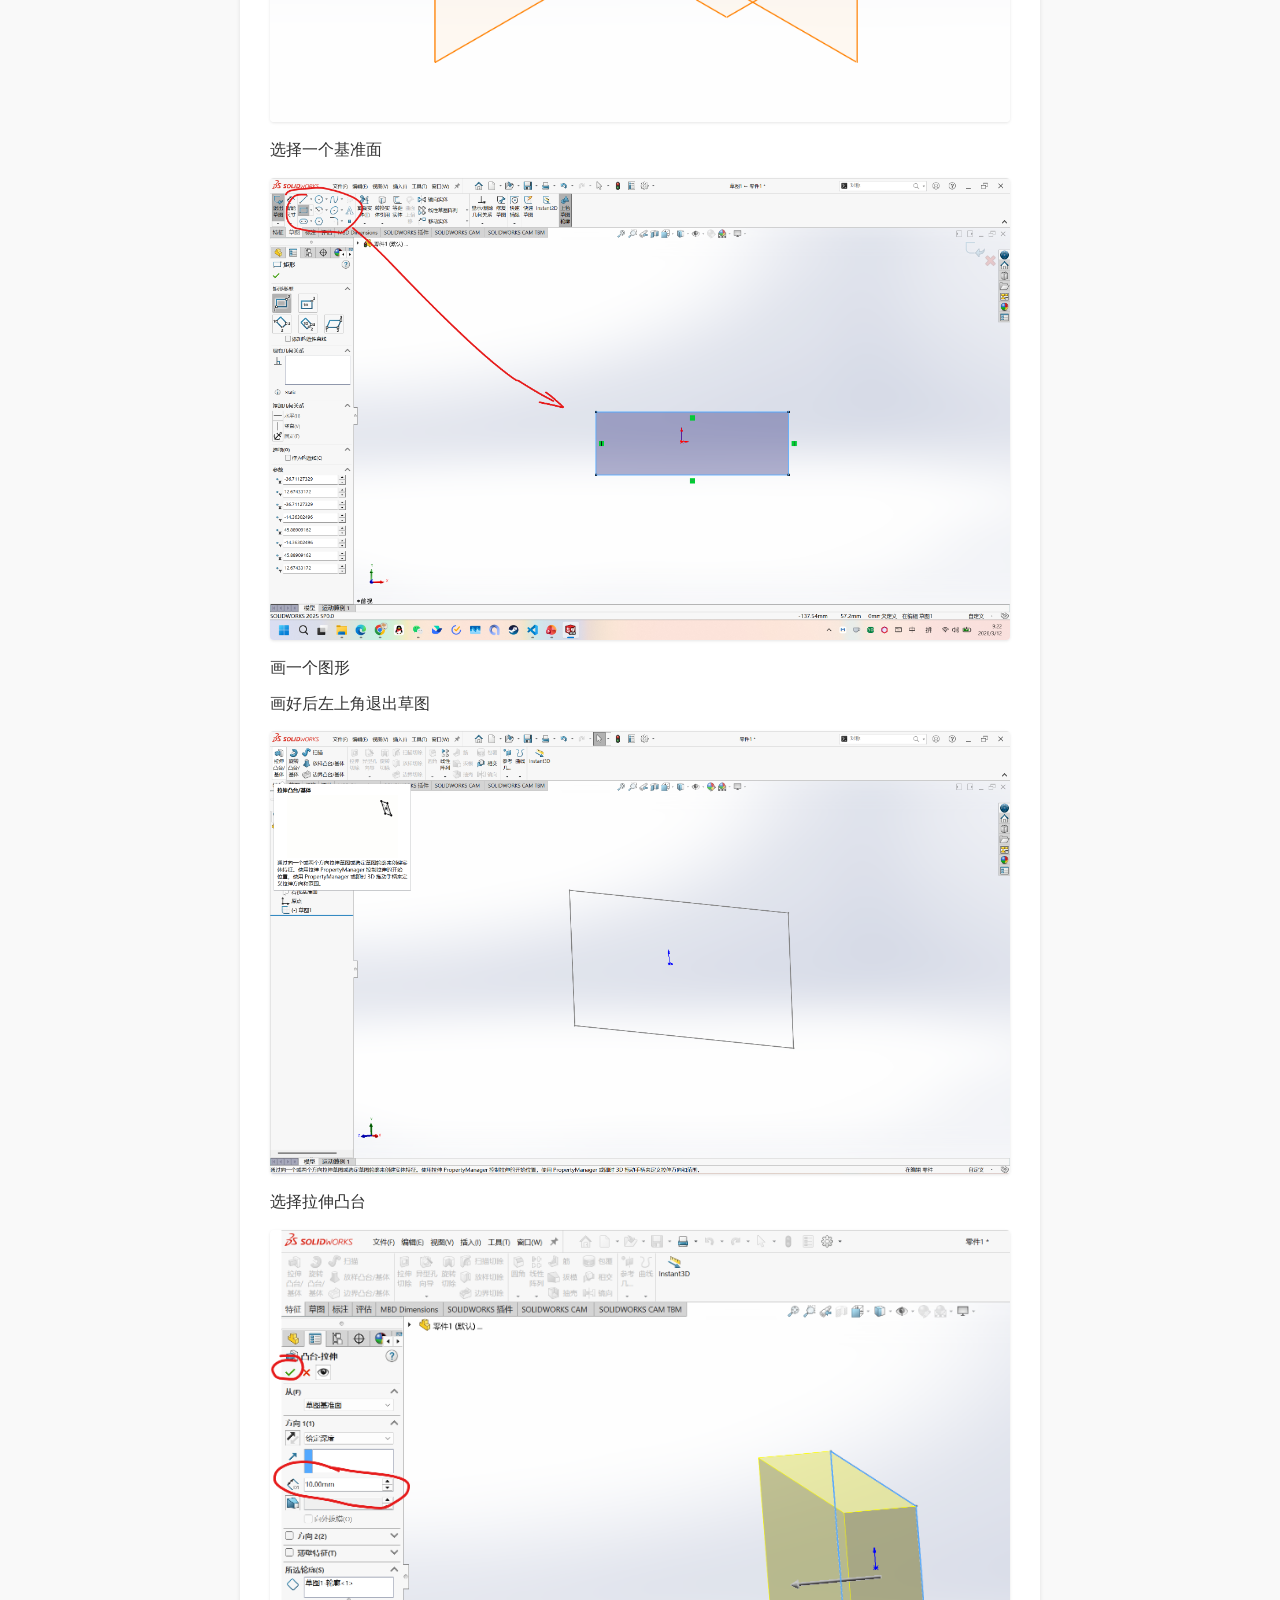
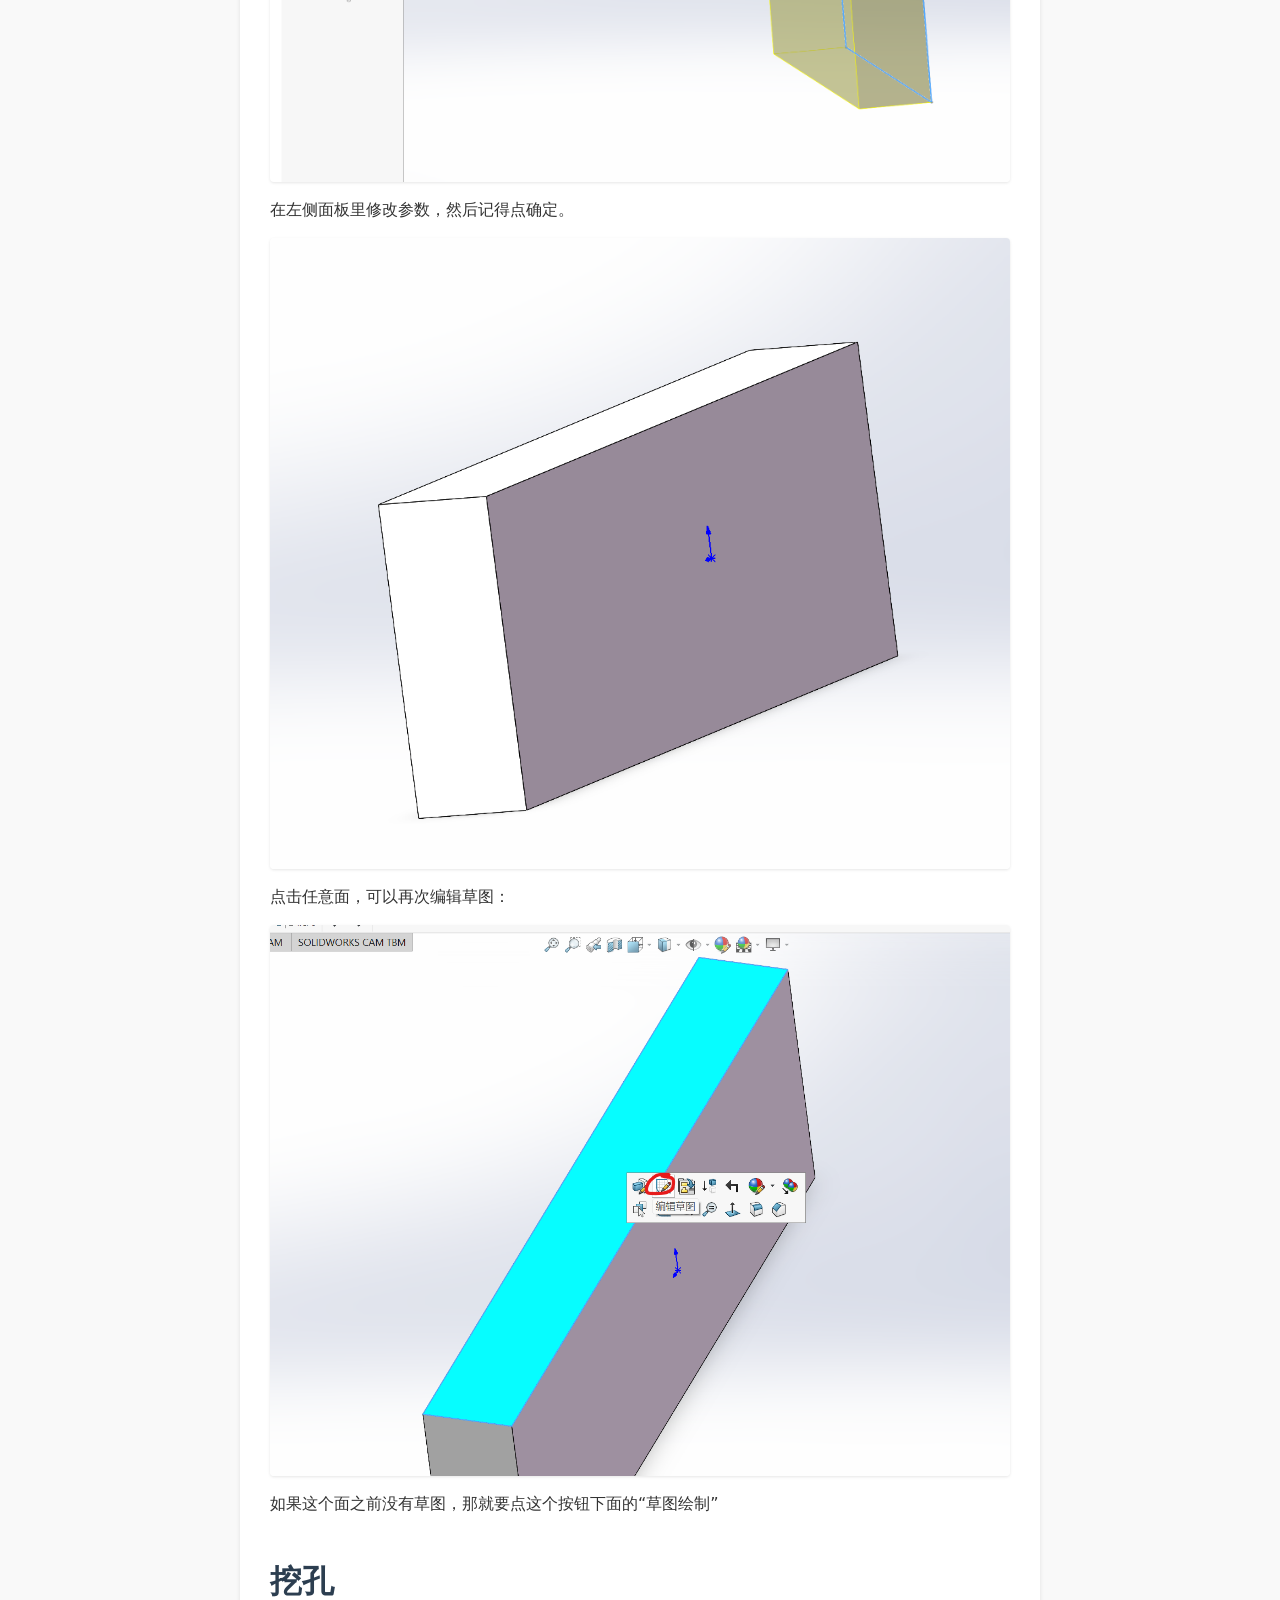
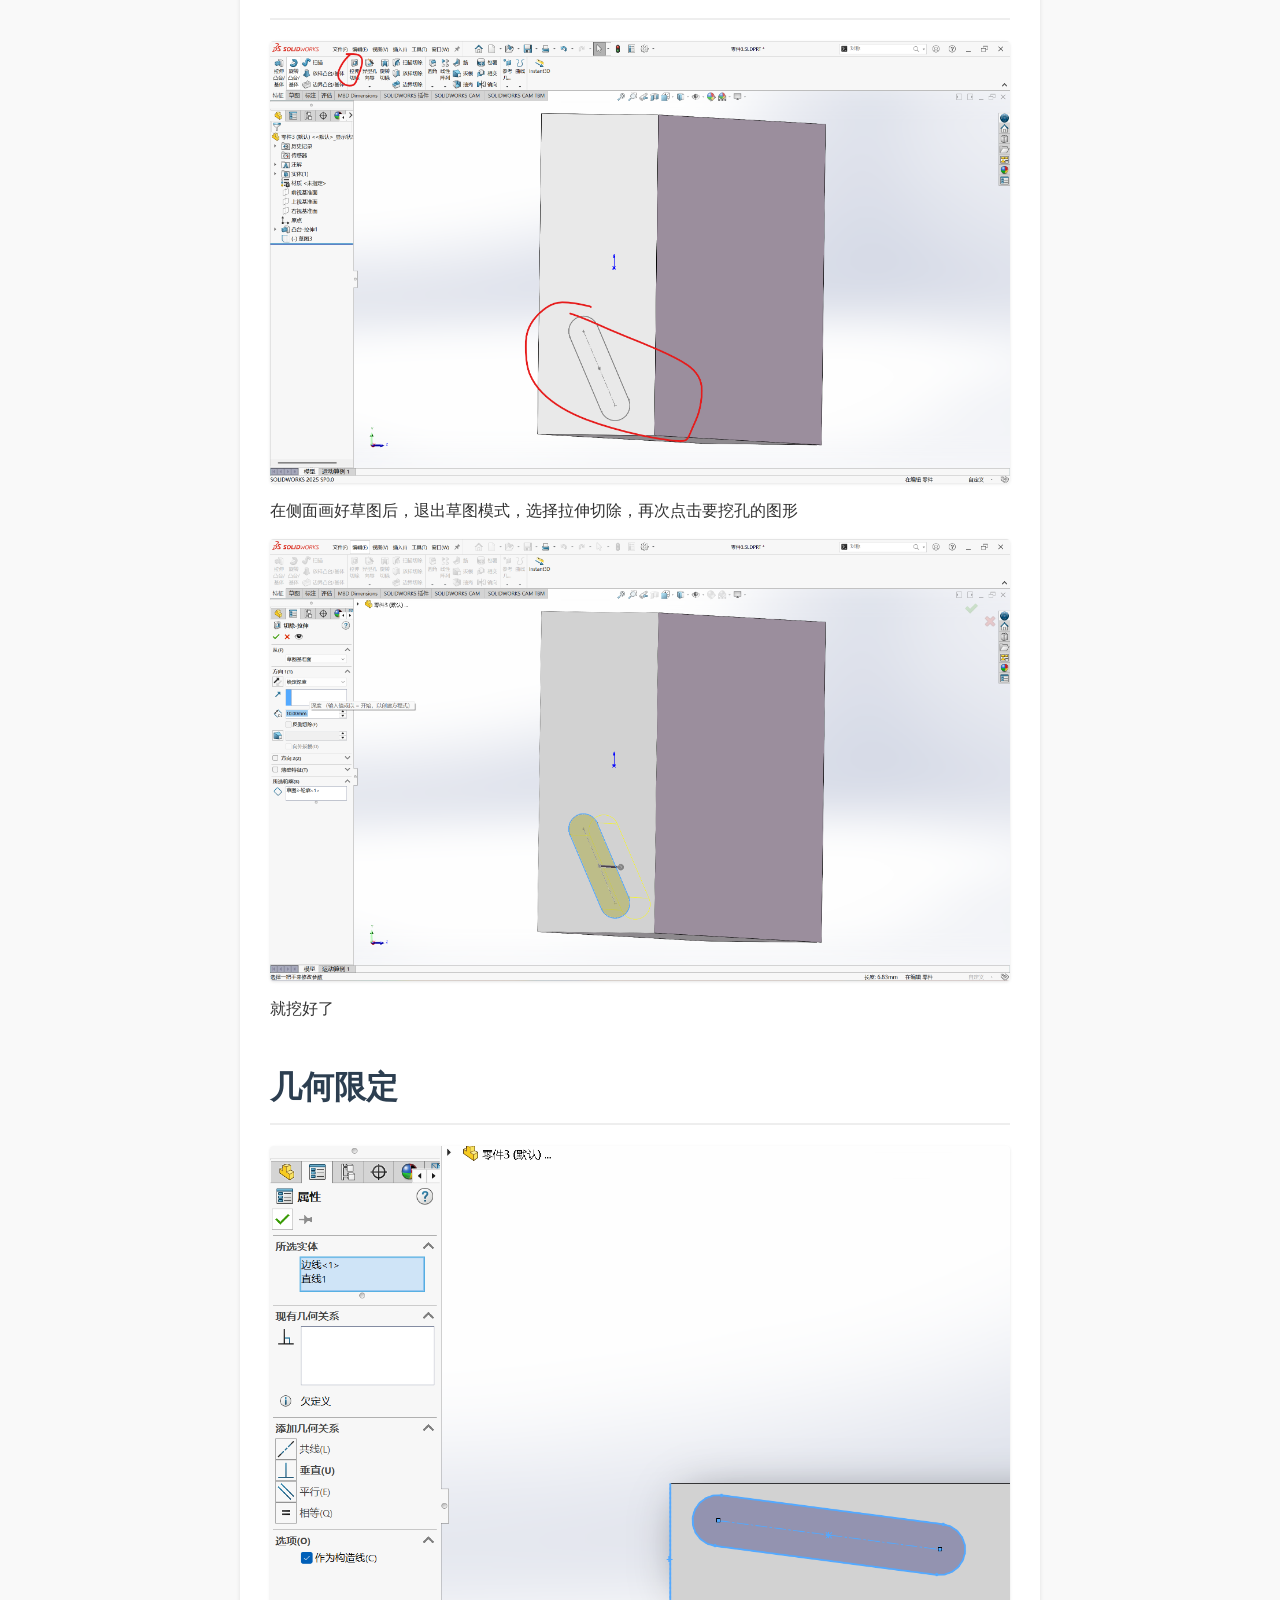
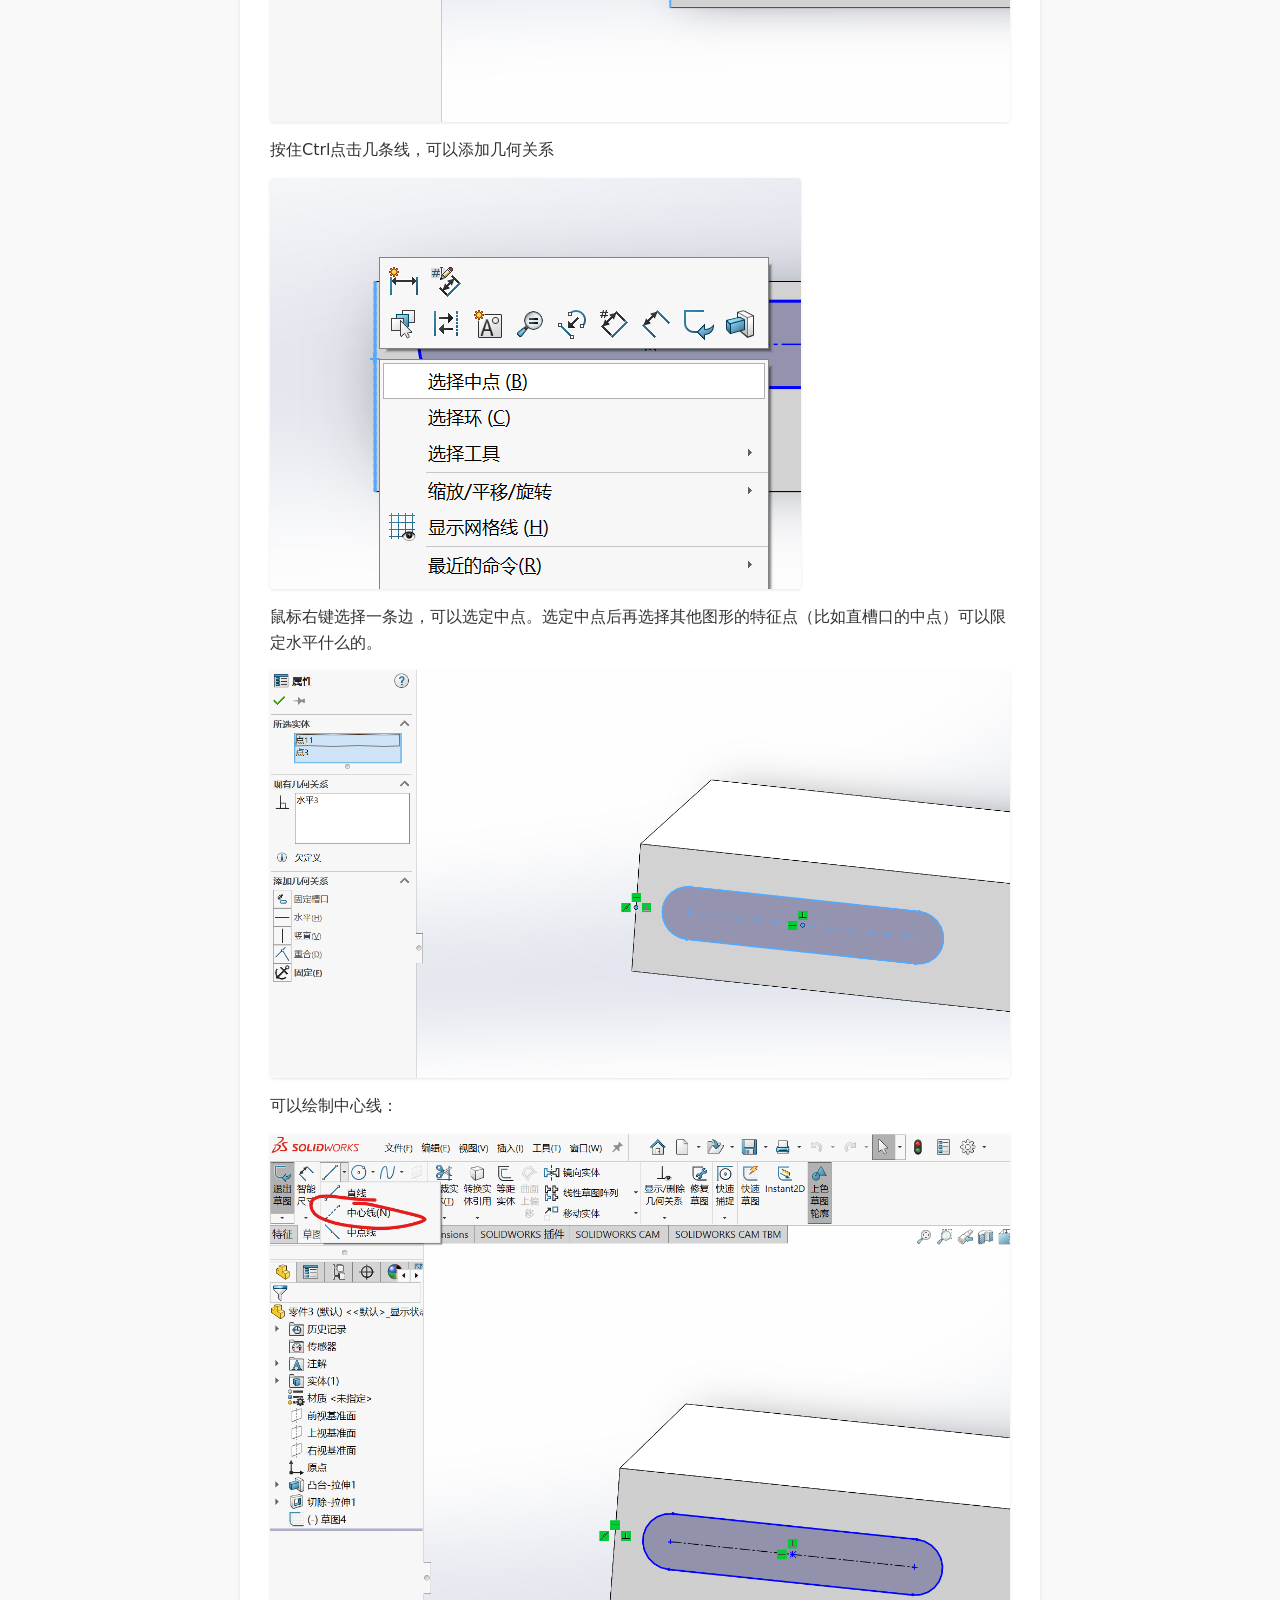
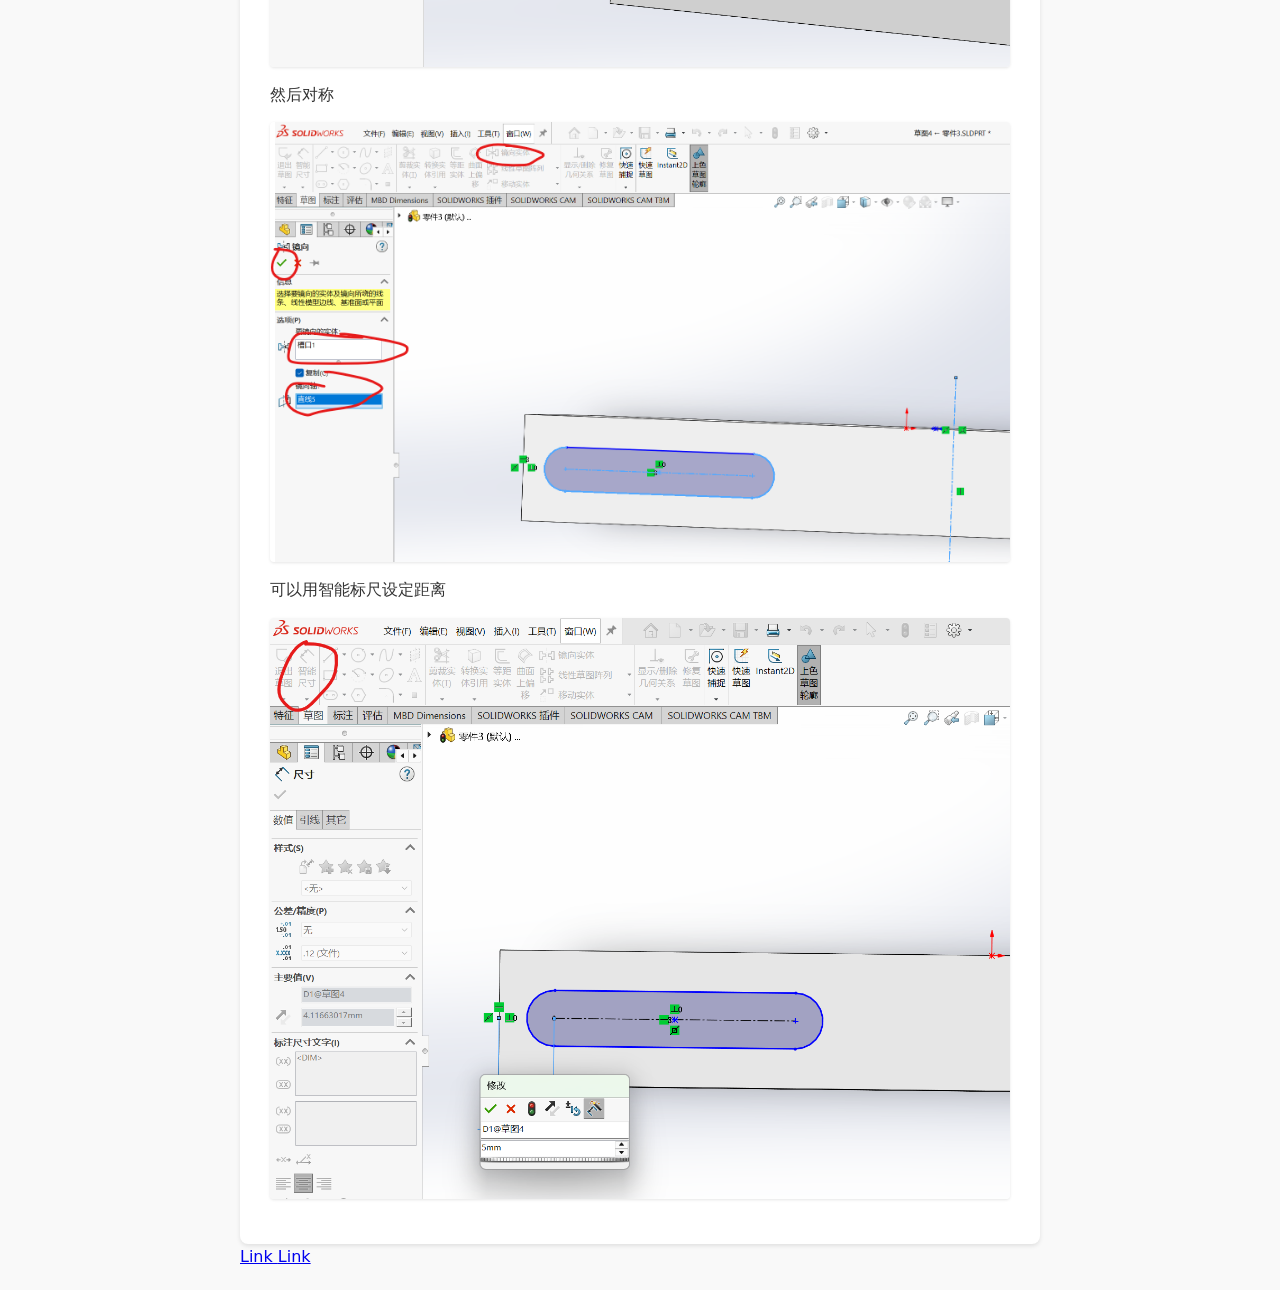
<file: content/week2.html>
<!DOCTYPE html>
<html lang="zh-CN">
<head>
    <meta charset="UTF-8">
    <meta name="viewport" content="width=device-width, initial-scale=1.0">
    <base href="/">
    <title>SolidWorks| 基本操作</title>
    <style>
        body {
            font-family: system-ui, -apple-system, sans-serif;
            line-height: 1.6;
            color: #333;
            max-width: 800px;
            margin: 0 auto;
            padding: 20px;
            background-color: #f9f9f9;
        }
        .container {
            background-color: #fff;
            padding: 30px;
            border-radius: 8px;
            box-shadow: 0 2px 4px rgba(0,0,0,0.1);
        }
        h1 { color: #2c3e50; border-bottom: 2px solid #eee; padding-bottom: 10px; margin-top: 40px; }
        h1:first-child { margin-top: 0; }
        h2 { color: #34495e; margin-top: 30px; }
        p { margin: 10px 0; }
        ul { padding-left: 20px; }
        li { margin-bottom: 10px; }
        code {
            background-color: #f0f2f5;
            padding: 2px 5px;
            border-radius: 4px;
            font-family: monospace;
            color: #d63384;
        }
        img {
            max-width: 100%;
            height: auto;
            display: block;
            margin: 15px 0;
            border-radius: 4px;
            box-shadow: 0 1px 3px rgba(0,0,0,0.1);
        }
    </style>
</head>
<body>

<div class="container">
    <h1>基本操作</h1>
    <p>左键按住拖动：选择</p>
    <p>右键按住：是快捷轮盘，会按照当前使用的工具显示功能</p>
    <p>鼠标中键按住：左右旋转视图</p>
    <p>Alt+中键：另一个旋转视图</p>
    <p>Shift+中键：放大缩小视图</p>
    <p>Ctrl+中键：左右移动视图</p>
    <p>鼠标滚轮：放大缩小视图</p>
    <p>F键：居中显示</p>

    <h1>基本步骤</h1>
    <p>选平面 -&gt; 画草图 -&gt; 生成特征</p>

    <h2>草图</h2>
    <img src="../image/week2/image.png" alt="进入草图模式">
    <p>进入草图模式</p>
    <img src="../image/week2/image-1.png" alt="选择一个基准面">
    <p>选择一个基准面</p>
    <img src="../image/week2/image-2.png" alt="画一个图形">
    <p>画一个图形</p>
    <p>画好后左上角退出草图</p>

    <img src="../image/week2/image-3.png" alt="选择拉伸凸台">
    <p>选择拉伸凸台</p>
    <img src="../image/week2/image-4.png" alt="修改参数">
    <p>在左侧面板里修改参数，然后记得点确定。</p>
    <img src="../image/week2/image-5.png" alt="完成">

    <p>点击任意面，可以再次编辑草图：</p>
    <img src="../image/week2/image-6.png" alt="再次编辑">
    <p>如果这个面之前没有草图，那就要点这个按钮下面的“草图绘制”</p>

    <h1>挖孔</h1>
    <img src="../image/week2/image-7.png" alt="侧面草图">
    <p>在侧面画好草图后，退出草图模式，选择拉伸切除，再次点击要挖孔的图形</p>
    <img src="../image/week2/image-8.png" alt="切除完成">
    <p>就挖好了</p>

    <h1>几何限定</h1>
    <img src="../image/week2/image-9.png" alt="几何关系">
    <p>按住Ctrl点击几条线，可以添加几何关系</p>
    <img src="../image/week2/image-10.png" alt="选中点">
    <p>鼠标右键选择一条边，可以选定中点。选定中点后再选择其他图形的特征点（比如直槽口的中点）可以限定水平什么的。</p>
    <img src="../image/week2/image-11.png" alt="中心线">
    <p>可以绘制中心线：</p>
    <img src="../image/week2/image-12.png" alt="绘制中心线示例">
    <p>然后对称</p>
    <img src="../image/week2/image-13.png" alt="对称">
    <p>可以用智能标尺设定距离</p>
    <img src="../image/week2/image-14.png" alt="智能标尺">
</div>

<a href="https://blogs.goudaijun.top/p/260312/" class="icon-link">
    <i class="fa-solid fa-blog"></i>
    Link
</a>

<a href="https://JunWang666.github.io/p/260312/" class="icon-link">
    <i class="fa-solid fa-blog"></i>
    Link
</a>

</body>
</html>
</file>
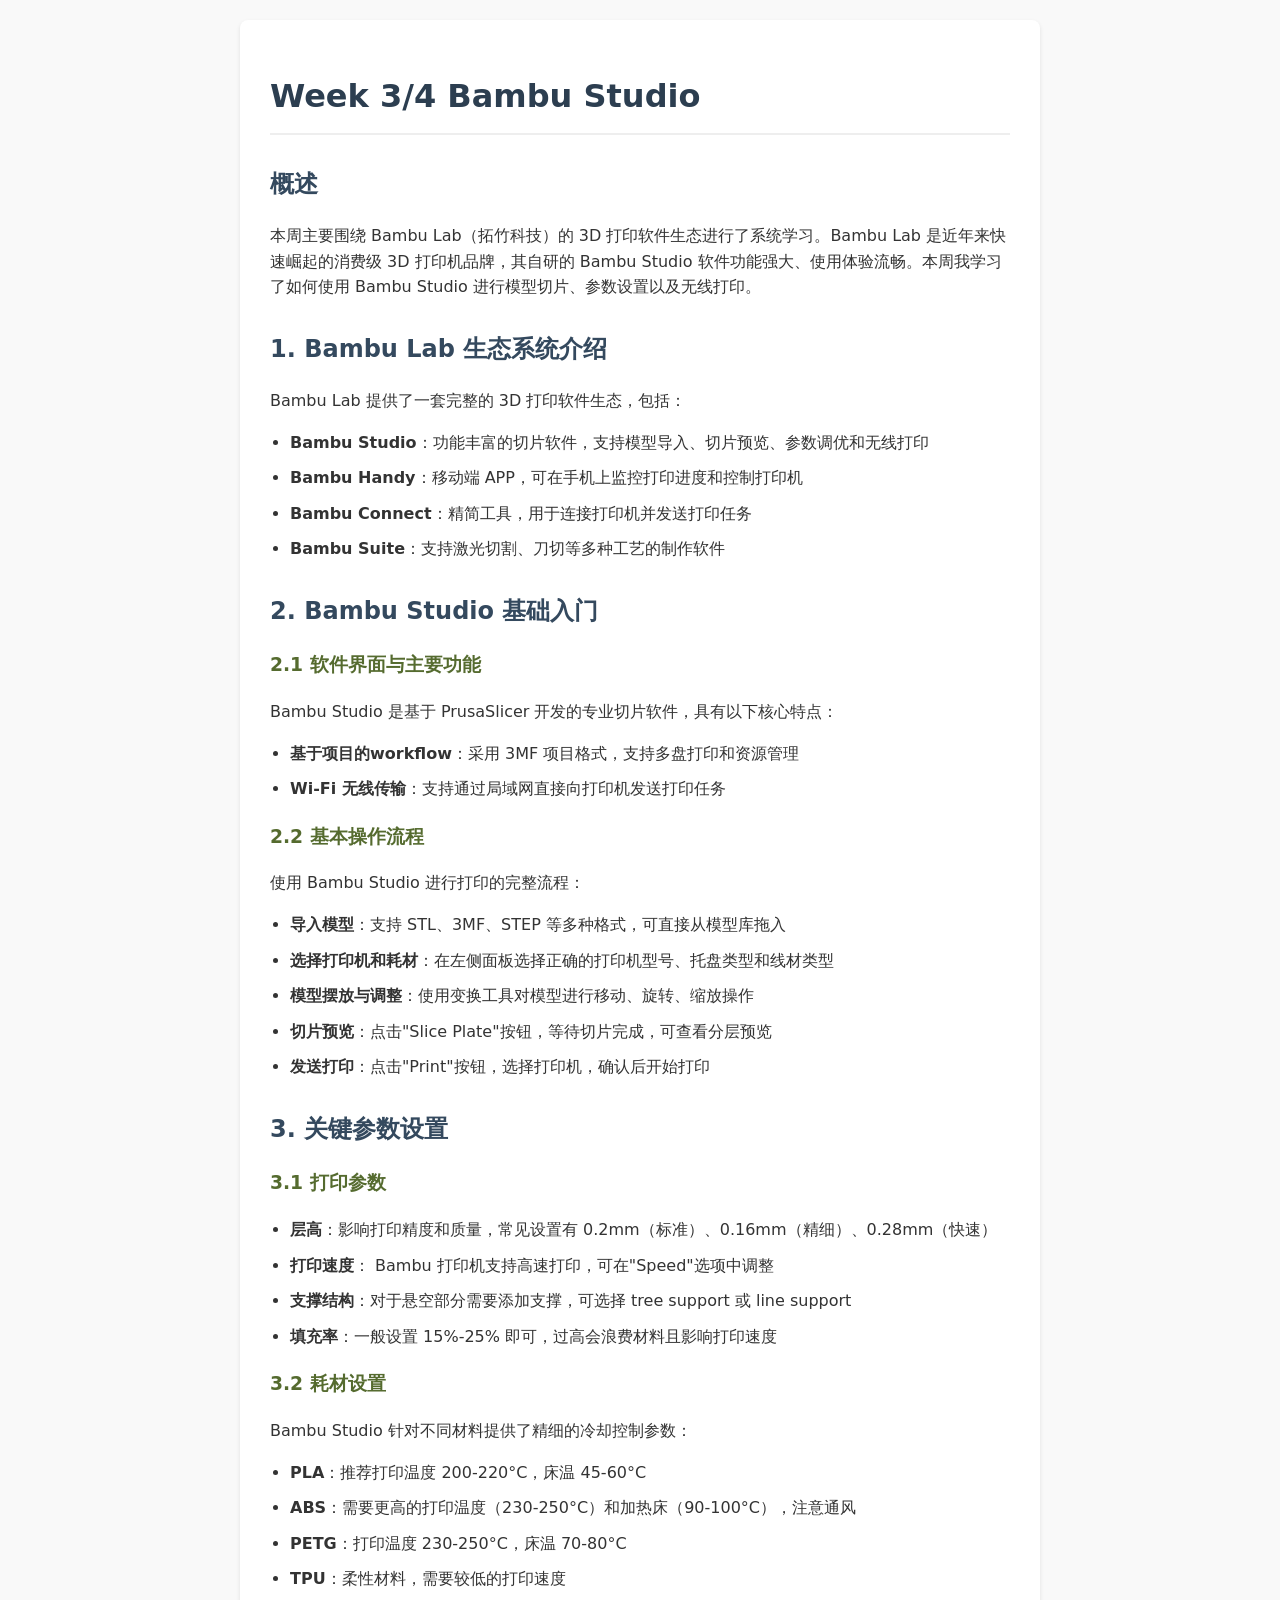
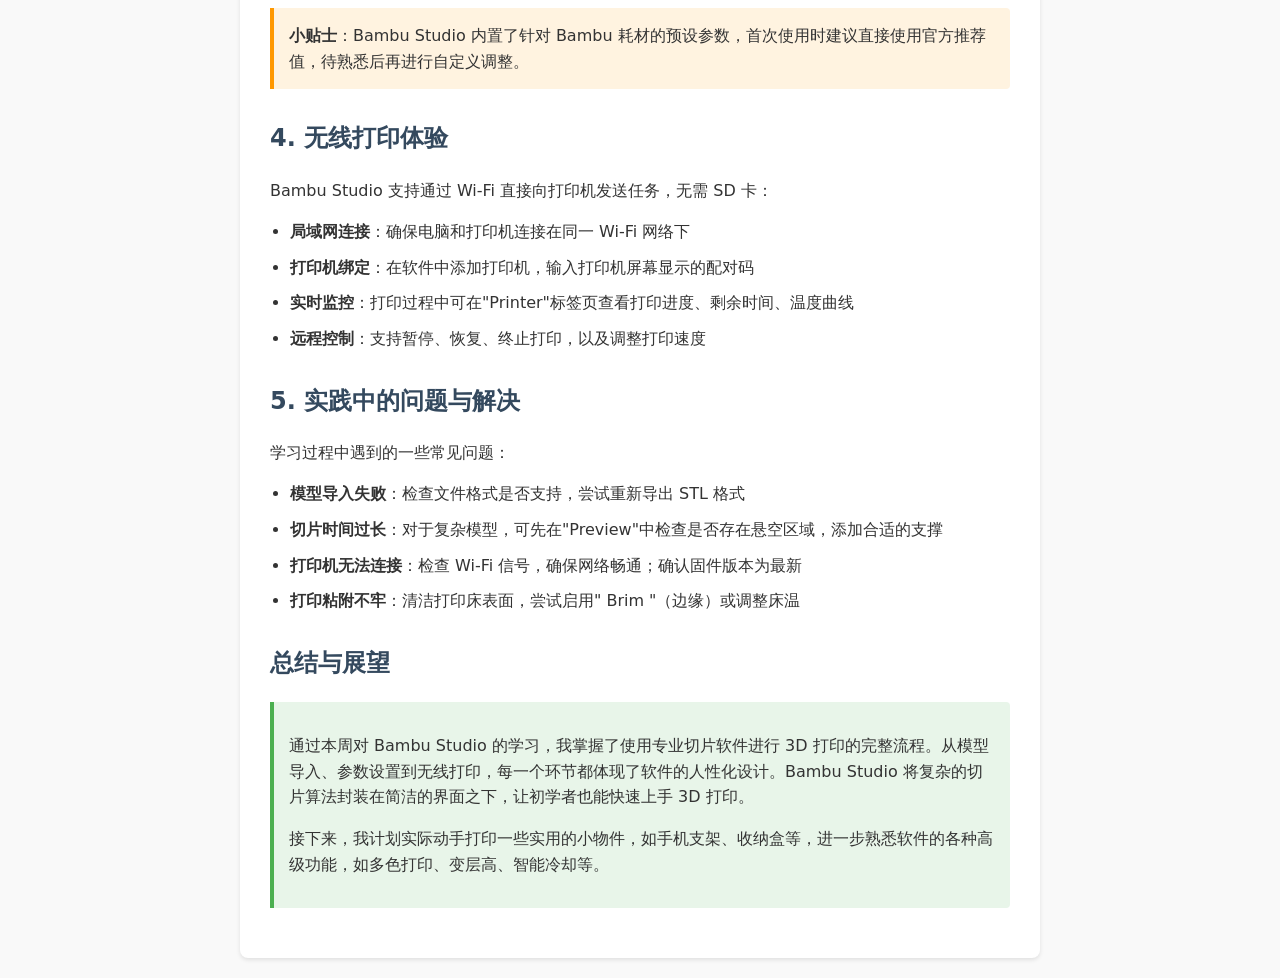
<file: content/week3.html>
<!DOCTYPE html>
<html lang="zh-CN">
<head>
    <meta charset="UTF-8">
    <meta name="viewport" content="width=device-width, initial-scale=1.0">
    <title>Week 3 Bambu Studio 学习报告</title>
    <style>
        body {
            font-family: system-ui, -apple-system, sans-serif;
            line-height: 1.6;
            color: #333;
            max-width: 800px;
            margin: 0 auto;
            padding: 20px;
            background-color: #f9f9f9;
        }
        .container {
            background-color: #fff;
            padding: 30px;
            border-radius: 8px;
            box-shadow: 0 2px 4px rgba(0,0,0,0.1);
        }
        h1 { color: #2c3e50; border-bottom: 2px solid #eee; padding-bottom: 10px; }
        h2 { color: #34495e; margin-top: 30px; }
        h3 { color: #556b2f; margin-top: 20px; }
        ul { padding-left: 20px; }
        li { margin-bottom: 10px; }
        code {
            background-color: #f0f2f5;
            padding: 2px 5px;
            border-radius: 4px;
            font-family: monospace;
            color: #d63384;
        }
        .highlight {
            background-color: #e8f5e9;
            border-left: 4px solid #4caf50;
            padding: 15px;
            margin: 20px 0;
            border-radius: 0 4px 4px 0;
        }
        .tip {
            background-color: #fff3e0;
            border-left: 4px solid #ff9800;
            padding: 15px;
            margin: 15px 0;
            border-radius: 0 4px 4px 0;
        }
    </style>
</head>
<body>

<div class="container">
    <h1>Week 3/4 Bambu Studio</h1>

    <section>
        <h2>概述</h2>
        <p>本周主要围绕 Bambu Lab（拓竹科技）的 3D 打印软件生态进行了系统学习。Bambu Lab 是近年来快速崛起的消费级 3D 打印机品牌，其自研的 Bambu Studio 软件功能强大、使用体验流畅。本周我学习了如何使用 Bambu Studio 进行模型切片、参数设置以及无线打印。</p>
    </section>

    <section>
        <h2>1. Bambu Lab 生态系统介绍</h2>
        <p>Bambu Lab 提供了一套完整的 3D 打印软件生态，包括：</p>
        <ul>
            <li><strong>Bambu Studio</strong>：功能丰富的切片软件，支持模型导入、切片预览、参数调优和无线打印</li>
            <li><strong>Bambu Handy</strong>：移动端 APP，可在手机上监控打印进度和控制打印机</li>
            <li><strong>Bambu Connect</strong>：精简工具，用于连接打印机并发送打印任务</li>
            <li><strong>Bambu Suite</strong>：支持激光切割、刀切等多种工艺的制作软件</li>
        </ul>
    </section>

    <section>
        <h2>2. Bambu Studio 基础入门</h2>
        
        <h3>2.1 软件界面与主要功能</h3>
        <p>Bambu Studio 是基于 PrusaSlicer 开发的专业切片软件，具有以下核心特点：</p>
        <ul>
            <li><strong>基于项目的workflow</strong>：采用 3MF 项目格式，支持多盘打印和资源管理</li>
            <li><strong>Wi-Fi 无线传输</strong>：支持通过局域网直接向打印机发送打印任务</li>
        </ul>

        <h3>2.2 基本操作流程</h3>
        <p>使用 Bambu Studio 进行打印的完整流程：</p>
        <ul>
            <li><strong>导入模型</strong>：支持 STL、3MF、STEP 等多种格式，可直接从模型库拖入</li>
            <li><strong>选择打印机和耗材</strong>：在左侧面板选择正确的打印机型号、托盘类型和线材类型</li>
            <li><strong>模型摆放与调整</strong>：使用变换工具对模型进行移动、旋转、缩放操作</li>
            <li><strong>切片预览</strong>：点击"Slice Plate"按钮，等待切片完成，可查看分层预览</li>
            <li><strong>发送打印</strong>：点击"Print"按钮，选择打印机，确认后开始打印</li>
        </ul>
    </section>

    <section>
        <h2>3. 关键参数设置</h2>
        
        <h3>3.1 打印参数</h3>
        <ul>
            <li><strong>层高</strong>：影响打印精度和质量，常见设置有 0.2mm（标准）、0.16mm（精细）、0.28mm（快速）</li>
            <li><strong>打印速度</strong>： Bambu 打印机支持高速打印，可在"Speed"选项中调整</li>
            <li><strong>支撑结构</strong>：对于悬空部分需要添加支撑，可选择 tree support 或 line support</li>
            <li><strong>填充率</strong>：一般设置 15%-25% 即可，过高会浪费材料且影响打印速度</li>
        </ul>

        <h3>3.2 耗材设置</h3>
        <p>Bambu Studio 针对不同材料提供了精细的冷却控制参数：</p>
        <ul>
            <li><strong>PLA</strong>：推荐打印温度 200-220°C，床温 45-60°C</li>
            <li><strong>ABS</strong>：需要更高的打印温度（230-250°C）和加热床（90-100°C），注意通风</li>
            <li><strong>PETG</strong>：打印温度 230-250°C，床温 70-80°C</li>
            <li><strong>TPU</strong>：柔性材料，需要较低的打印速度</li>
        </ul>

        <div class="tip">
            <strong>小贴士</strong>：Bambu Studio 内置了针对 Bambu 耗材的预设参数，首次使用时建议直接使用官方推荐值，待熟悉后再进行自定义调整。
        </div>
    </section>

    <section>
        <h2>4. 无线打印体验</h2>
        <p>Bambu Studio 支持通过 Wi-Fi 直接向打印机发送任务，无需 SD 卡：</p>
        <ul>
            <li><strong>局域网连接</strong>：确保电脑和打印机连接在同一 Wi-Fi 网络下</li>
            <li><strong>打印机绑定</strong>：在软件中添加打印机，输入打印机屏幕显示的配对码</li>
            <li><strong>实时监控</strong>：打印过程中可在"Printer"标签页查看打印进度、剩余时间、温度曲线</li>
            <li><strong>远程控制</strong>：支持暂停、恢复、终止打印，以及调整打印速度</li>
        </ul>
    </section>

    <section>
        <h2>5. 实践中的问题与解决</h2>
        <p>学习过程中遇到的一些常见问题：</p>
        <ul>
            <li><strong>模型导入失败</strong>：检查文件格式是否支持，尝试重新导出 STL 格式</li>
            <li><strong>切片时间过长</strong>：对于复杂模型，可先在"Preview"中检查是否存在悬空区域，添加合适的支撑</li>
            <li><strong>打印机无法连接</strong>：检查 Wi-Fi 信号，确保网络畅通；确认固件版本为最新</li>
            <li><strong>打印粘附不牢</strong>：清洁打印床表面，尝试启用" Brim "（边缘）或调整床温</li>
        </ul>
    </section>

    <section>
        <h2>总结与展望</h2>
        <div class="highlight">
            <p>通过本周对 Bambu Studio 的学习，我掌握了使用专业切片软件进行 3D 打印的完整流程。从模型导入、参数设置到无线打印，每一个环节都体现了软件的人性化设计。Bambu Studio 将复杂的切片算法封装在简洁的界面之下，让初学者也能快速上手 3D 打印。</p>
            <p>接下来，我计划实际动手打印一些实用的小物件，如手机支架、收纳盒等，进一步熟悉软件的各种高级功能，如多色打印、变层高、智能冷却等。</p>
        </div>
    </section>
</div>

</body>
</html>
</file>
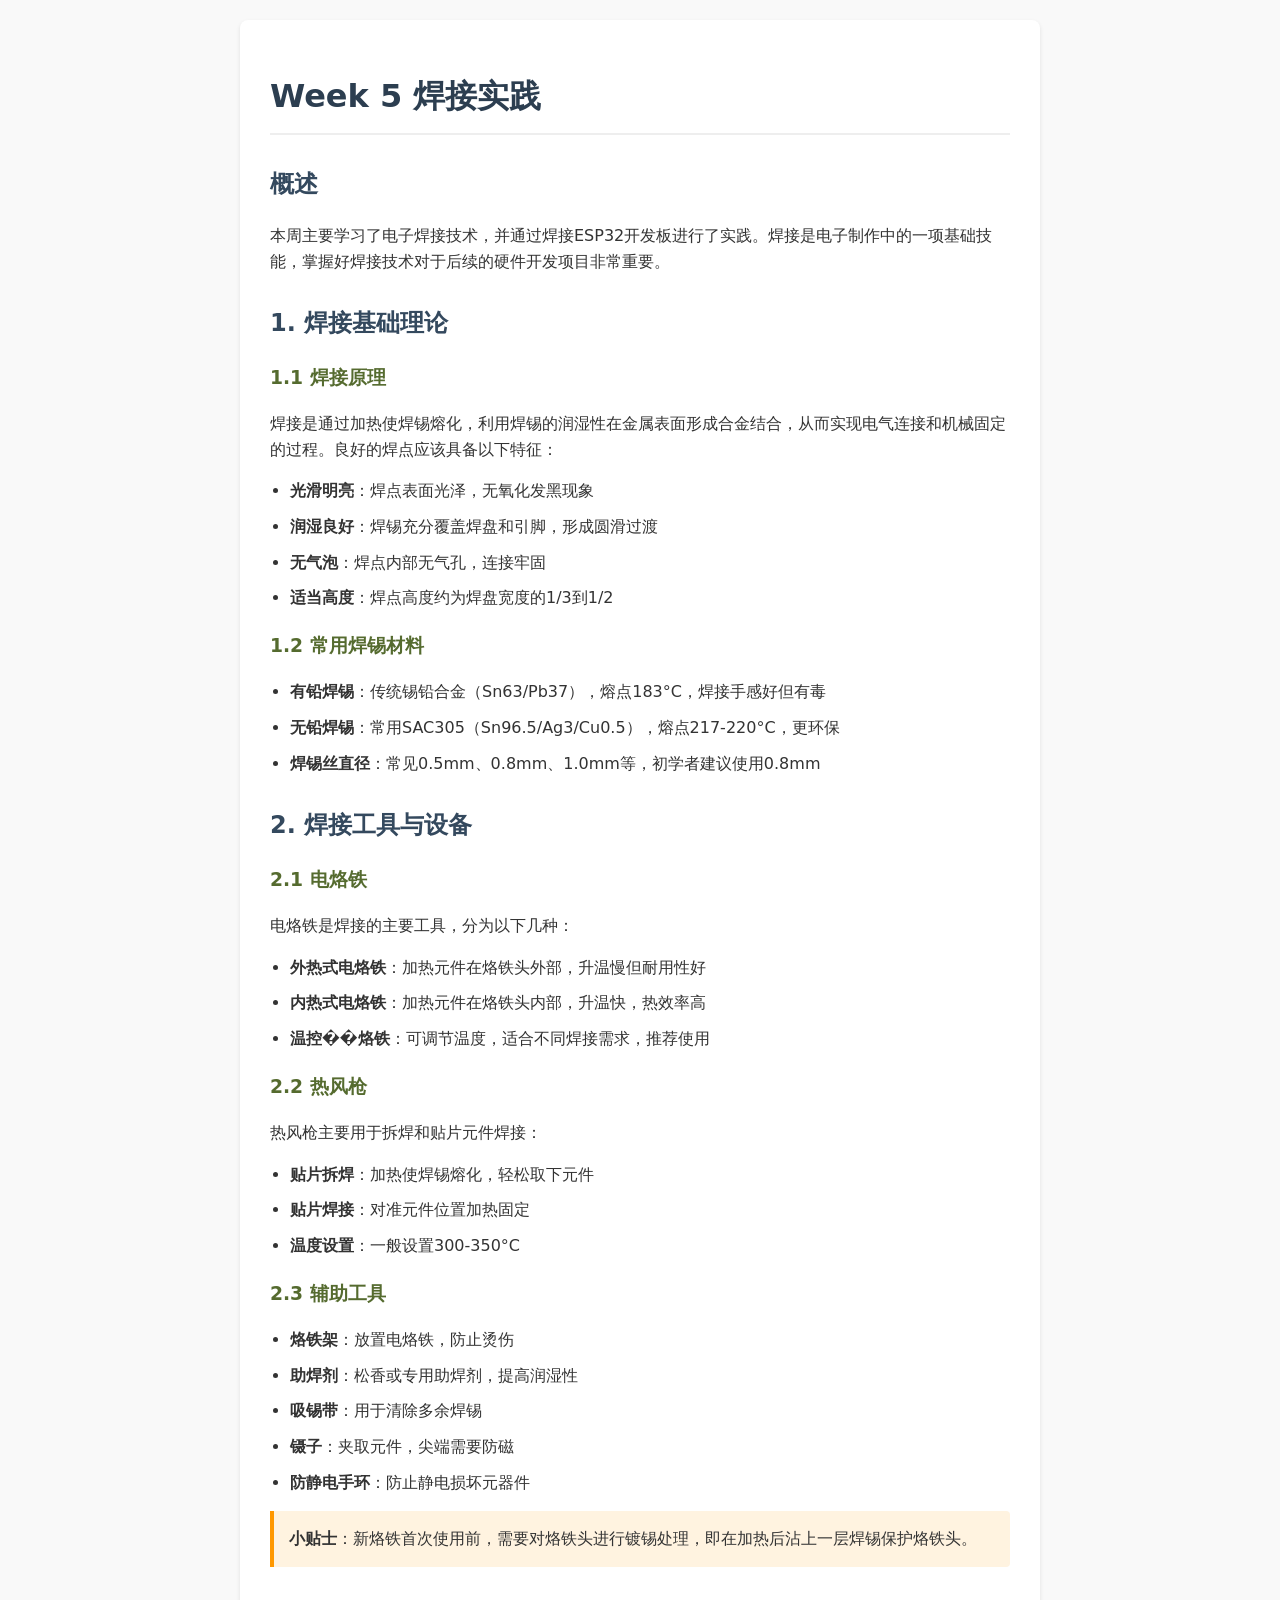
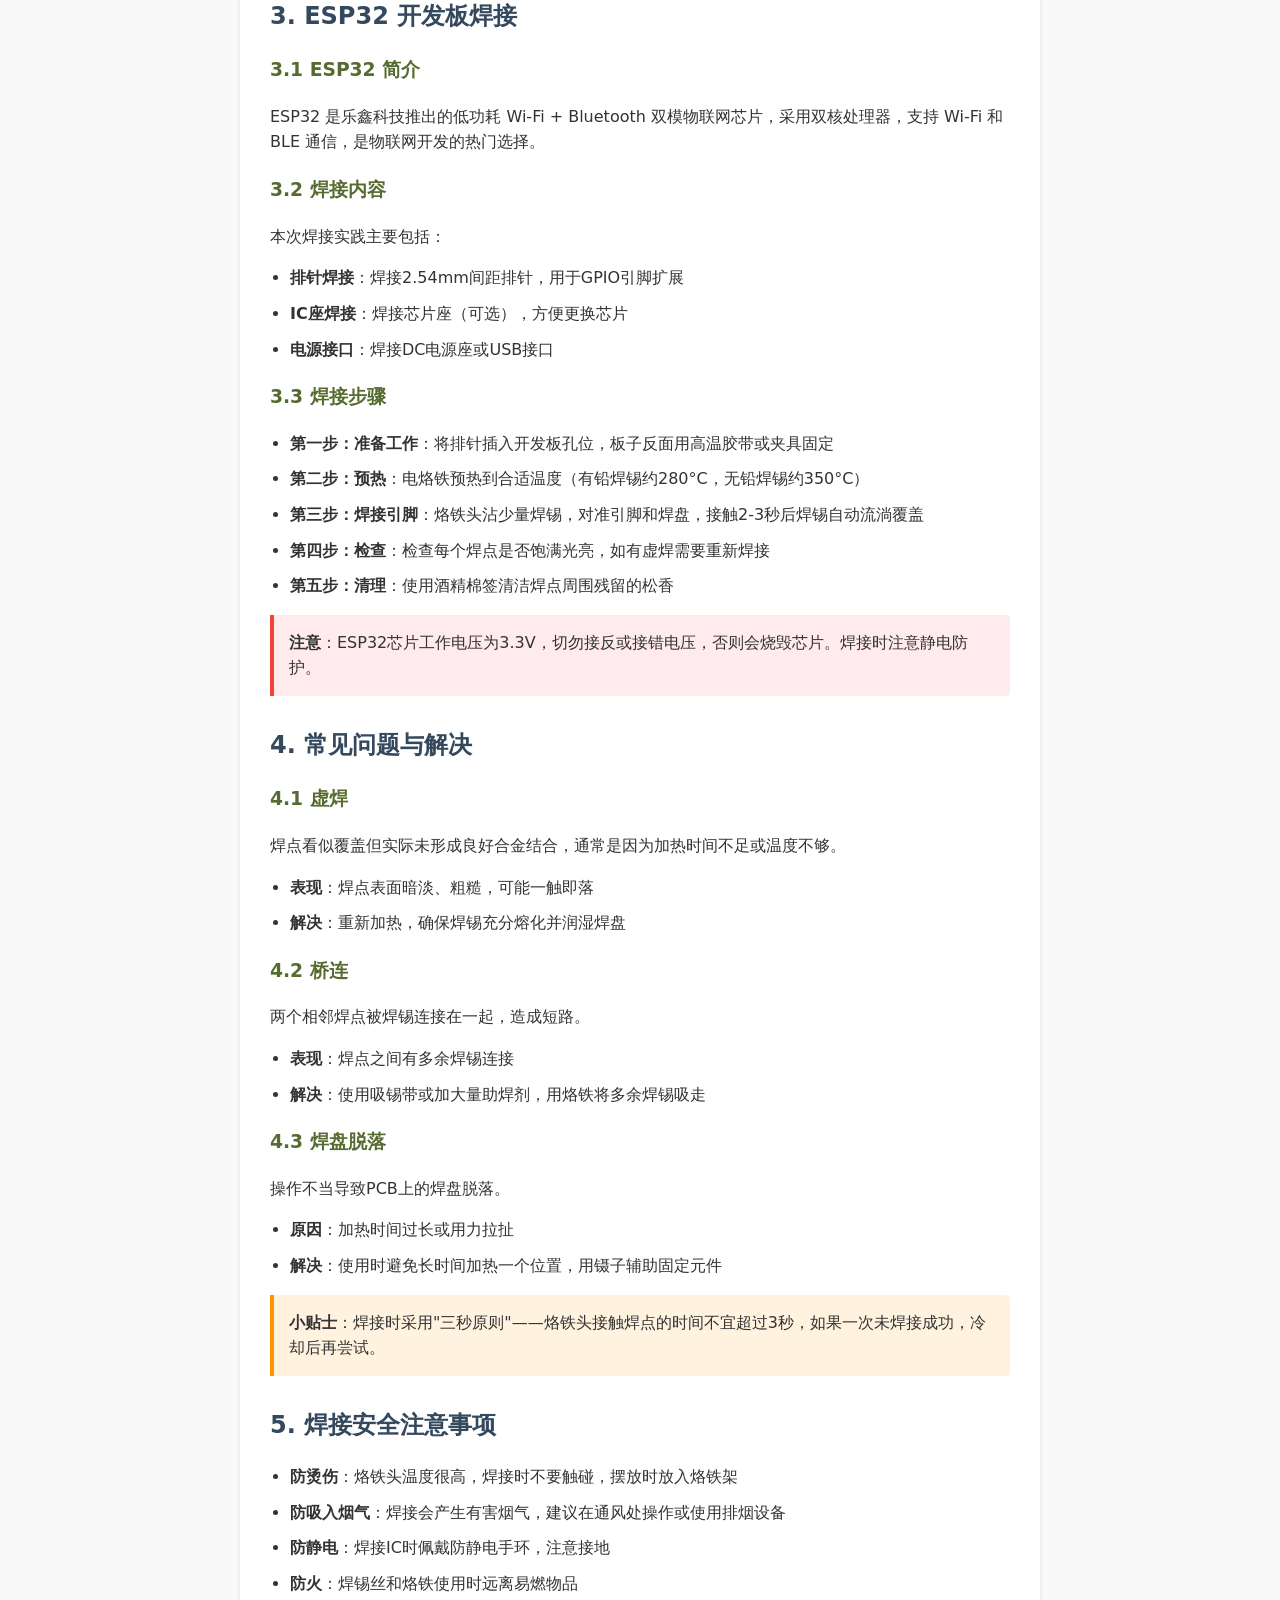
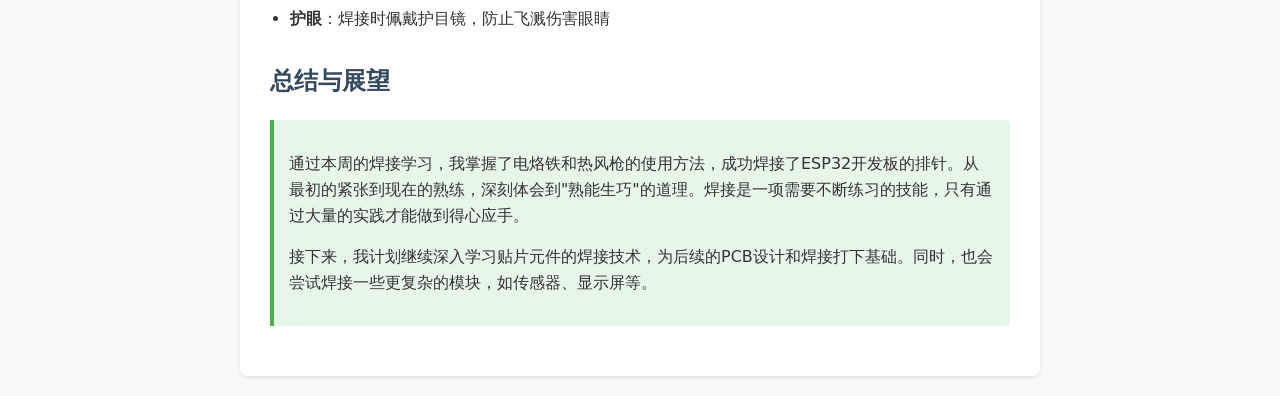
<file: content/week5.html>
<!DOCTYPE html>
<html lang="zh-CN">
<head>
    <meta charset="UTF-8">
    <meta name="viewport" content="width=device-width, initial-scale=1.0">
    <title>Week 5 焊接实践学习报告</title>
    <style>
        body {
            font-family: system-ui, -apple-system, sans-serif;
            line-height: 1.6;
            color: #333;
            max-width: 800px;
            margin: 0 auto;
            padding: 20px;
            background-color: #f9f9f9;
        }
        .container {
            background-color: #fff;
            padding: 30px;
            border-radius: 8px;
            box-shadow: 0 2px 4px rgba(0,0,0,0.1);
        }
        h1 { color: #2c3e50; border-bottom: 2px solid #eee; padding-bottom: 10px; }
        h2 { color: #34495e; margin-top: 30px; }
        h3 { color: #556b2f; margin-top: 20px; }
        ul { padding-left: 20px; }
        li { margin-bottom: 10px; }
        code {
            background-color: #f0f2f5;
            padding: 2px 5px;
            border-radius: 4px;
            font-family: monospace;
            color: #d63384;
        }
        .highlight {
            background-color: #e8f5e9;
            border-left: 4px solid #4caf50;
            padding: 15px;
            margin: 20px 0;
            border-radius: 0 4px 4px 0;
        }
        .tip {
            background-color: #fff3e0;
            border-left: 4px solid #ff9800;
            padding: 15px;
            margin: 15px 0;
            border-radius: 0 4px 4px 0;
        }
        .warning {
            background-color: #ffebee;
            border-left: 4px solid #f44336;
            padding: 15px;
            margin: 15px 0;
            border-radius: 0 4px 4px 0;
        }
    </style>
</head>
<body>

<div class="container">
    <h1>Week 5 焊接实践</h1>

    <section>
        <h2>概述</h2>
        <p>本周主要学习了电子焊接技术，并通过焊接ESP32开发板进行了实践。焊接是电子制作中的一项基础技能，掌握好焊接技术对于后续的硬件开发项目非常重要。</p>
    </section>

    <section>
        <h2>1. 焊接基础理论</h2>
        
        <h3>1.1 焊接原理</h3>
        <p>焊接是通过加热使焊锡熔化，利用焊锡的润湿性在金属表面形成合金结合，从而实现电气连接和机械固定的过程。良好的焊点应该具备以下特征：</p>
        <ul>
            <li><strong>光滑明亮</strong>：焊点表面光泽，无氧化发黑现象</li>
            <li><strong>润湿良好</strong>：焊锡充分覆盖焊盘和引脚，形成圆滑过渡</li>
            <li><strong>无气泡</strong>：焊点内部无气孔，连接牢固</li>
            <li><strong>适当高度</strong>：焊点高度约为焊盘宽度的1/3到1/2</li>
        </ul>

        <h3>1.2 常用焊锡材料</h3>
        <ul>
            <li><strong>有铅焊锡</strong>：传统锡铅合金（Sn63/Pb37），熔点183°C，焊接手感好但有毒</li>
            <li><strong>无铅焊锡</strong>：常用SAC305（Sn96.5/Ag3/Cu0.5），熔点217-220°C，更环保</li>
            <li><strong>焊锡丝直径</strong>：常见0.5mm、0.8mm、1.0mm等，初学者建议使用0.8mm</li>
        </ul>
    </section>

    <section>
        <h2>2. 焊接工具与设备</h2>
        
        <h3>2.1 电烙铁</h3>
        <p>电烙铁是焊接的主要工具，分为以下几种：</p>
        <ul>
            <li><strong>外热式电烙铁</strong>：加热元件在烙铁头外部，升温慢但耐用性好</li>
            <li><strong>内热式电烙铁</strong>：加热元件在烙铁头内部，升温快，热效率高</li>
            <li><strong>温控��烙铁</strong>：可调节温度，适合不同焊接需求，推荐使用</li>
        </ul>

        <h3>2.2 热风枪</h3>
        <p>热风枪主要用于拆焊和贴片元件焊接：</p>
        <ul>
            <li><strong>贴片拆焊</strong>：加热使焊锡熔化，轻松取下元件</li>
            <li><strong>贴片焊接</strong>：对准元件位置加热固定</li>
            <li><strong>温度设置</strong>：一般设置300-350°C</li>
        </ul>

        <h3>2.3 辅助工具</h3>
        <ul>
            <li><strong>烙铁架</strong>：放置电烙铁，防止烫伤</li>
            <li><strong>助焊剂</strong>：松香或专用助焊剂，提高润湿性</li>
            <li><strong>吸锡带</strong>：用于清除多余焊锡</li>
            <li><strong>镊子</strong>：夹取元件，尖端需要防磁</li>
            <li><strong>防静电手环</strong>：防止静电损坏元器件</li>
        </ul>

        <div class="tip">
            <strong>小贴士</strong>：新烙铁首次使用前，需要对烙铁头进行镀锡处理，即在加热后沾上一层焊锡保护烙铁头。
        </div>
    </section>

    <section>
        <h2>3. ESP32 开发板焊接</h2>
        
        <h3>3.1 ESP32 简介</h3>
        <p>ESP32 是乐鑫科技推出的低功耗 Wi-Fi + Bluetooth 双模物联网芯片，采用双核处理器，支持 Wi-Fi 和 BLE 通信，是物联网开发的热门选择。</p>

        <h3>3.2 焊接内容</h3>
        <p>本次焊接实践主要包括：</p>
        <ul>
            <li><strong>排针焊接</strong>：焊接2.54mm间距排针，用于GPIO引脚扩展</li>
            <li><strong>IC座焊接</strong>：焊接芯片座（可选），方便更换芯片</li>
            <li><strong>电源接口</strong>：焊接DC电源座或USB接口</li>
        </ul>

        <h3>3.3 焊接步骤</h3>
        <ul>
            <li><strong>第一步：准备工作</strong>：将排针插入开发板孔位，板子反面用高温胶带或夹具固定</li>
            <li><strong>第二步：预热</strong>：电烙铁预热到合适温度（有铅焊锡约280°C，无铅焊锡约350°C）</li>
            <li><strong>第三步：焊接引脚</strong>：烙铁头沾少量焊锡，对准引脚和焊盘，接触2-3秒后焊锡自动流淌覆盖</li>
            <li><strong>第四步：检查</strong>：检查每个焊点是否饱满光亮，如有虚焊需要重新焊接</li>
            <li><strong>第五步：清理</strong>：使用酒精棉签清洁焊点周围残留的松香</li>
        </ul>

        <div class="warning">
            <strong>注意</strong>：ESP32芯片工作电压为3.3V，切勿接反或接错电压，否则会烧毁芯片。焊接时注意静电防护。
        </div>
    </section>

    <section>
        <h2>4. 常见问题与解决</h2>
        
        <h3>4.1 虚焊</h3>
        <p>焊点看似覆盖但实际未形成良好合金结合，通常是因为加热时间不足或温度不够。</p>
        <ul>
            <li><strong>表现</strong>：焊点表面暗淡、粗糙，可能一触即落</li>
            <li><strong>解决</strong>：重新加热，确保焊锡充分熔化并润湿焊盘</li>
        </ul>

        <h3>4.2 桥连</h3>
        <p>两个相邻焊点被焊锡连接在一起，造成短路。</p>
        <ul>
            <li><strong>表现</strong>：焊点之间有多余焊锡连接</li>
            <li><strong>解决</strong>：使用吸锡带或加大量助焊剂，用烙铁将多余焊锡吸走</li>
        </ul>

        <h3>4.3 焊盘脱落</h3>
        <p>操作不当导致PCB上的焊盘脱落。</p>
        <ul>
            <li><strong>原因</strong>：加热时间过长或用力拉扯</li>
            <li><strong>解决</strong>：使用时避免长时间加热一个位置，用镊子辅助固定元件</li>
        </ul>

        <div class="tip">
            <strong>小贴士</strong>：焊接时采用"三秒原则"——烙铁头接触焊点的时间不宜超过3秒，如果一次未焊接成功，冷却后再尝试。
        </div>
    </section>

    <section>
        <h2>5. 焊接安全注意事项</h2>
        <ul>
            <li><strong>防烫伤</strong>：烙铁头温度很高，焊接时不要触碰，摆放时放入烙铁架</li>
            <li><strong>防吸入烟气</strong>：焊接会产生有害烟气，建议在通风处操作或使用排烟设备</li>
            <li><strong>防静电</strong>：焊接IC时佩戴防静电手环，注意接地</li>
            <li><strong>防火</strong>：焊锡丝和烙铁使用时远离易燃物品</li>
            <li><strong>护眼</strong>：焊接时佩戴护目镜，防止飞溅伤害眼睛</li>
        </ul>
    </section>

    <section>
        <h2>总结与展望</h2>
        <div class="highlight">
            <p>通过本周的焊接学习，我掌握了电烙铁和热风枪的使用方法，成功焊接了ESP32开发板的排针。从最初的紧张到现在的熟练，深刻体会到"熟能生巧"的道理。焊接是一项需要不断练习的技能，只有通过大量的实践才能做到得心应手。</p>
            <p>接下来，我计划继续深入学习贴片元件的焊接技术，为后续的PCB设计和焊接打下基础。同时，也会尝试焊接一些更复杂的模块，如传感器、显示屏等。</p>
        </div>
    </section>
</div>

</body>
</html>
</file>
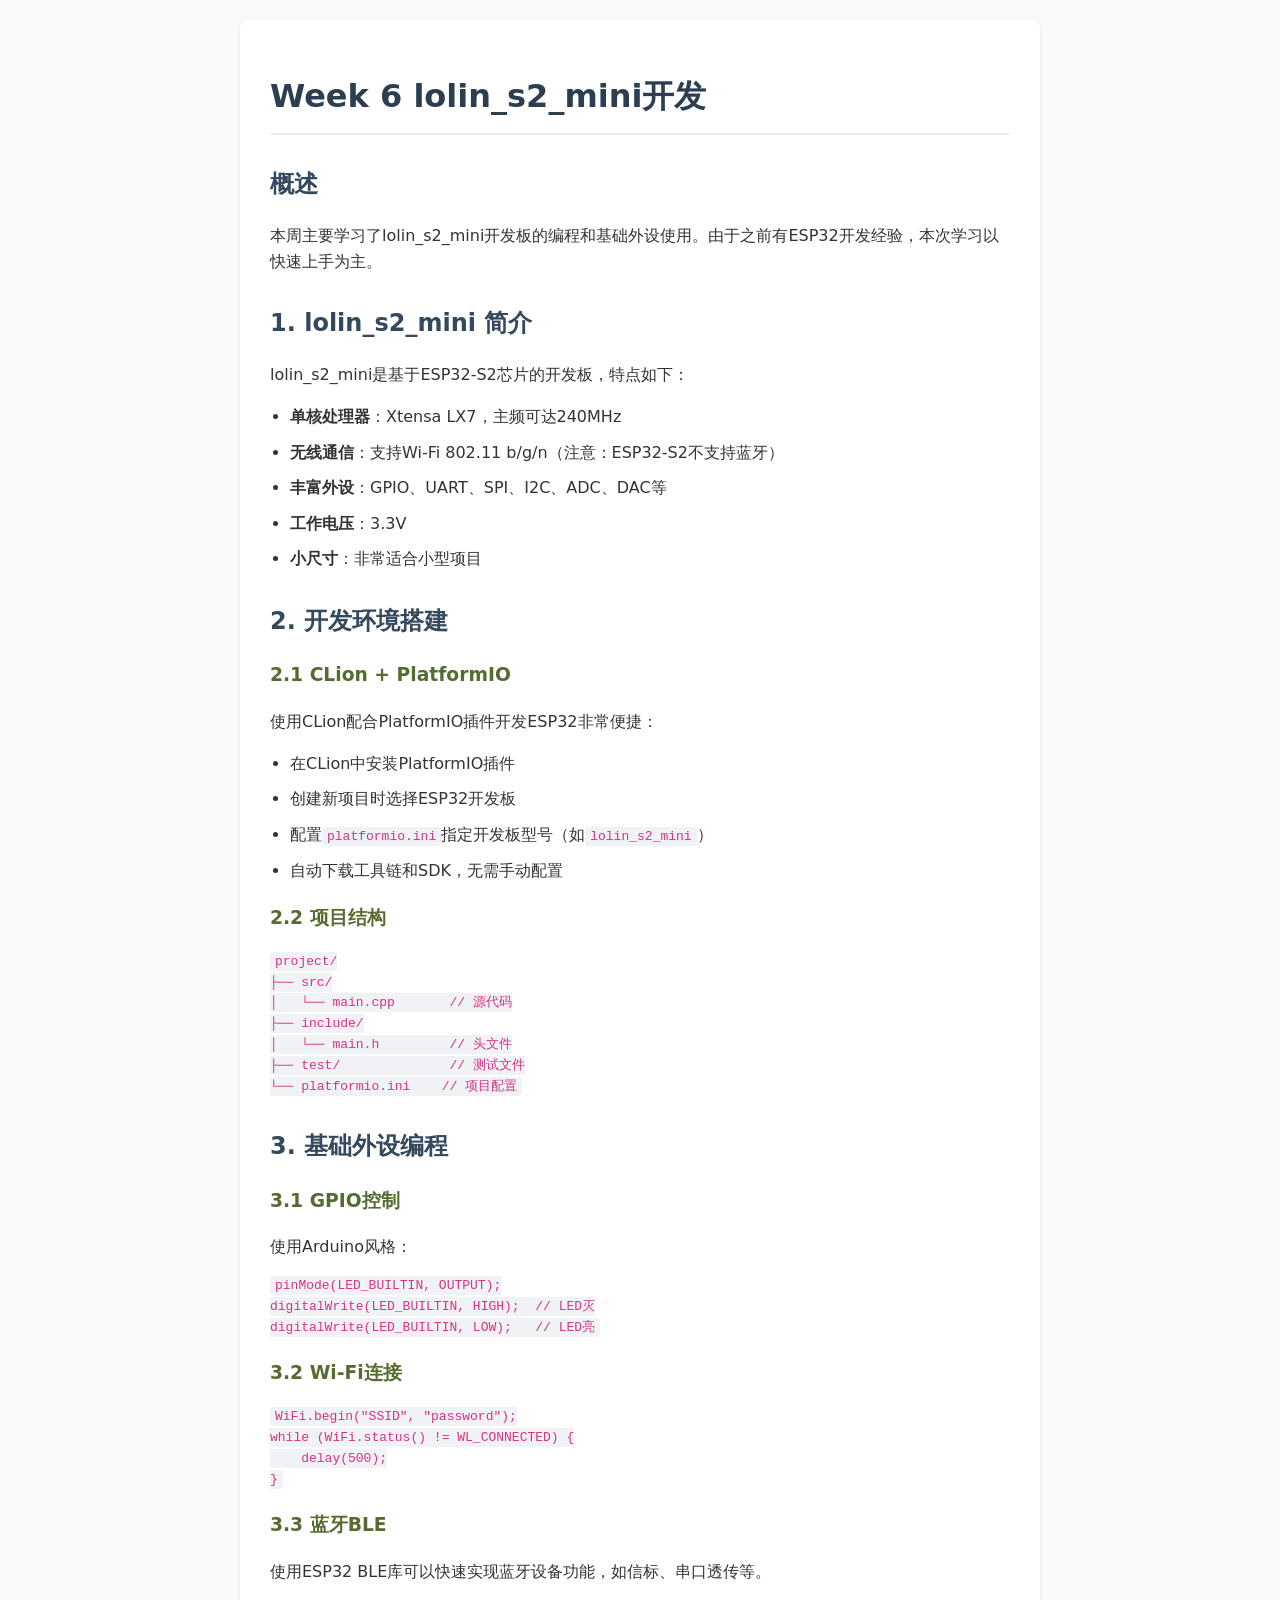
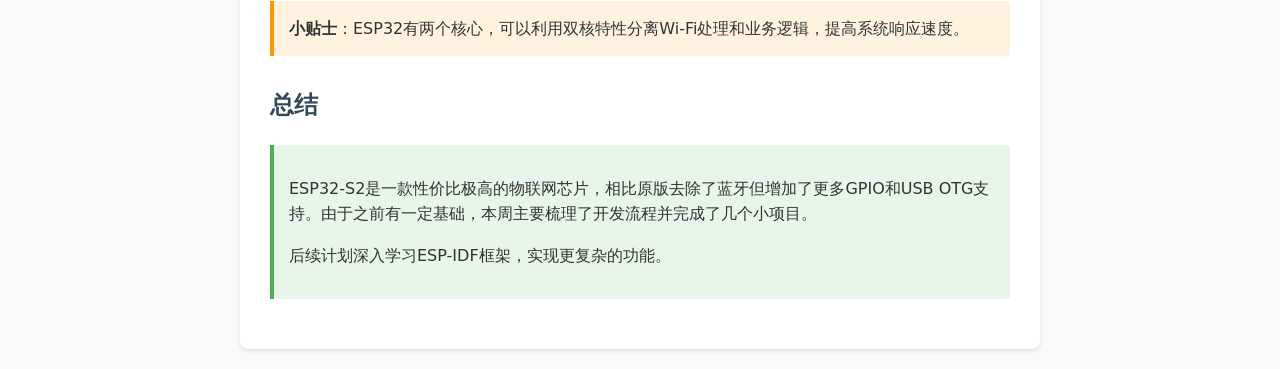
<file: content/week6.html>
<!DOCTYPE html>
<html lang="zh-CN">
<head>
    <meta charset="UTF-8">
    <meta name="viewport" content="width=device-width, initial-scale=1.0">
    <title>Week 6 ESP32开发学习</title>
    <style>
        body {
            font-family: system-ui, -apple-system, sans-serif;
            line-height: 1.6;
            color: #333;
            max-width: 800px;
            margin: 0 auto;
            padding: 20px;
            background-color: #f9f9f9;
        }
        .container {
            background-color: #fff;
            padding: 30px;
            border-radius: 8px;
            box-shadow: 0 2px 4px rgba(0,0,0,0.1);
        }
        h1 { color: #2c3e50; border-bottom: 2px solid #eee; padding-bottom: 10px; }
        h2 { color: #34495e; margin-top: 30px; }
        h3 { color: #556b2f; margin-top: 20px; }
        ul { padding-left: 20px; }
        li { margin-bottom: 10px; }
        code {
            background-color: #f0f2f5;
            padding: 2px 5px;
            border-radius: 4px;
            font-family: monospace;
            color: #d63384;
        }
        .highlight {
            background-color: #e8f5e9;
            border-left: 4px solid #4caf50;
            padding: 15px;
            margin: 20px 0;
            border-radius: 0 4px 4px 0;
        }
        .tip {
            background-color: #fff3e0;
            border-left: 4px solid #ff9800;
            padding: 15px;
            margin: 15px 0;
            border-radius: 0 4px 4px 0;
        }
    </style>
</head>
<body>

<div class="container">
    <h1>Week 6 lolin_s2_mini开发</h1>

    <section>
        <h2>概述</h2>
        <p>本周主要学习了lolin_s2_mini开发板的编程和基础外设使用。由于之前有ESP32开发经验，本次学习以快速上手为主。</p>
    </section>

    <section>
        <h2>1. lolin_s2_mini 简介</h2>
        <p>lolin_s2_mini是基于ESP32-S2芯片的开发板，特点如下：</p>
        <ul>
            <li><strong>单核处理器</strong>：Xtensa LX7，主频可达240MHz</li>
            <li><strong>无线通信</strong>：支持Wi-Fi 802.11 b/g/n（注意：ESP32-S2不支持蓝牙）</li>
            <li><strong>丰富外设</strong>：GPIO、UART、SPI、I2C、ADC、DAC等</li>
            <li><strong>工作电压</strong>：3.3V</li>
            <li><strong>小尺寸</strong>：非常适合小型项目</li>
        </ul>
    </section>

    <section>
        <h2>2. 开发环境搭建</h2>
        
        <h3>2.1 CLion + PlatformIO</h3>
        <p>使用CLion配合PlatformIO插件开发ESP32非常便捷：</p>
        <ul>
            <li>在CLion中安装PlatformIO插件</li>
            <li>创建新项目时选择ESP32开发板</li>
            <li>配置<code>platformio.ini</code>指定开发板型号（如<code>lolin_s2_mini</code>）</li>
            <li>自动下载工具链和SDK，无需手动配置</li>
        </ul>

        <h3>2.2 项目结构</h3>
        <pre><code>project/
├── src/
│   └── main.cpp       // 源代码
├── include/
│   └── main.h         // 头文件
├── test/              // 测试文件
└── platformio.ini    // 项目配置</code></pre>
    </section>

    <section>
        <h2>3. 基础外设编程</h2>
        
        <h3>3.1 GPIO控制</h3>
        <p>使用Arduino风格：</p>
        <pre><code>pinMode(LED_BUILTIN, OUTPUT);
digitalWrite(LED_BUILTIN, HIGH);  // LED灭
digitalWrite(LED_BUILTIN, LOW);   // LED亮</code></pre>

        <h3>3.2 Wi-Fi连接</h3>
        <pre><code>WiFi.begin("SSID", "password");
while (WiFi.status() != WL_CONNECTED) {
    delay(500);
}</code></pre>

        <h3>3.3 蓝牙BLE</h3>
        <p>使用ESP32 BLE库可以快速实现蓝牙设备功能，如信标、串口透传等。</p>

        <div class="tip">
            <strong>小贴士</strong>：ESP32有两个核心，可以利用双核特性分离Wi-Fi处理和业务逻辑，提高系统响应速度。
        </div>
    </section>

    <section>
        <h2>总结</h2>
        <div class="highlight">
            <p>ESP32-S2是一款性价比极高的物联网芯片，相比原版去除了蓝牙但增加了更多GPIO和USB OTG支持。由于之前有一定基础，本周主要梳理了开发流程并完成了几个小项目。</p>
            <p>后续计划深入学习ESP-IDF框架，实现更复杂的功能。</p>
        </div>
    </section>
</div>

</body>
</html>
</file>
